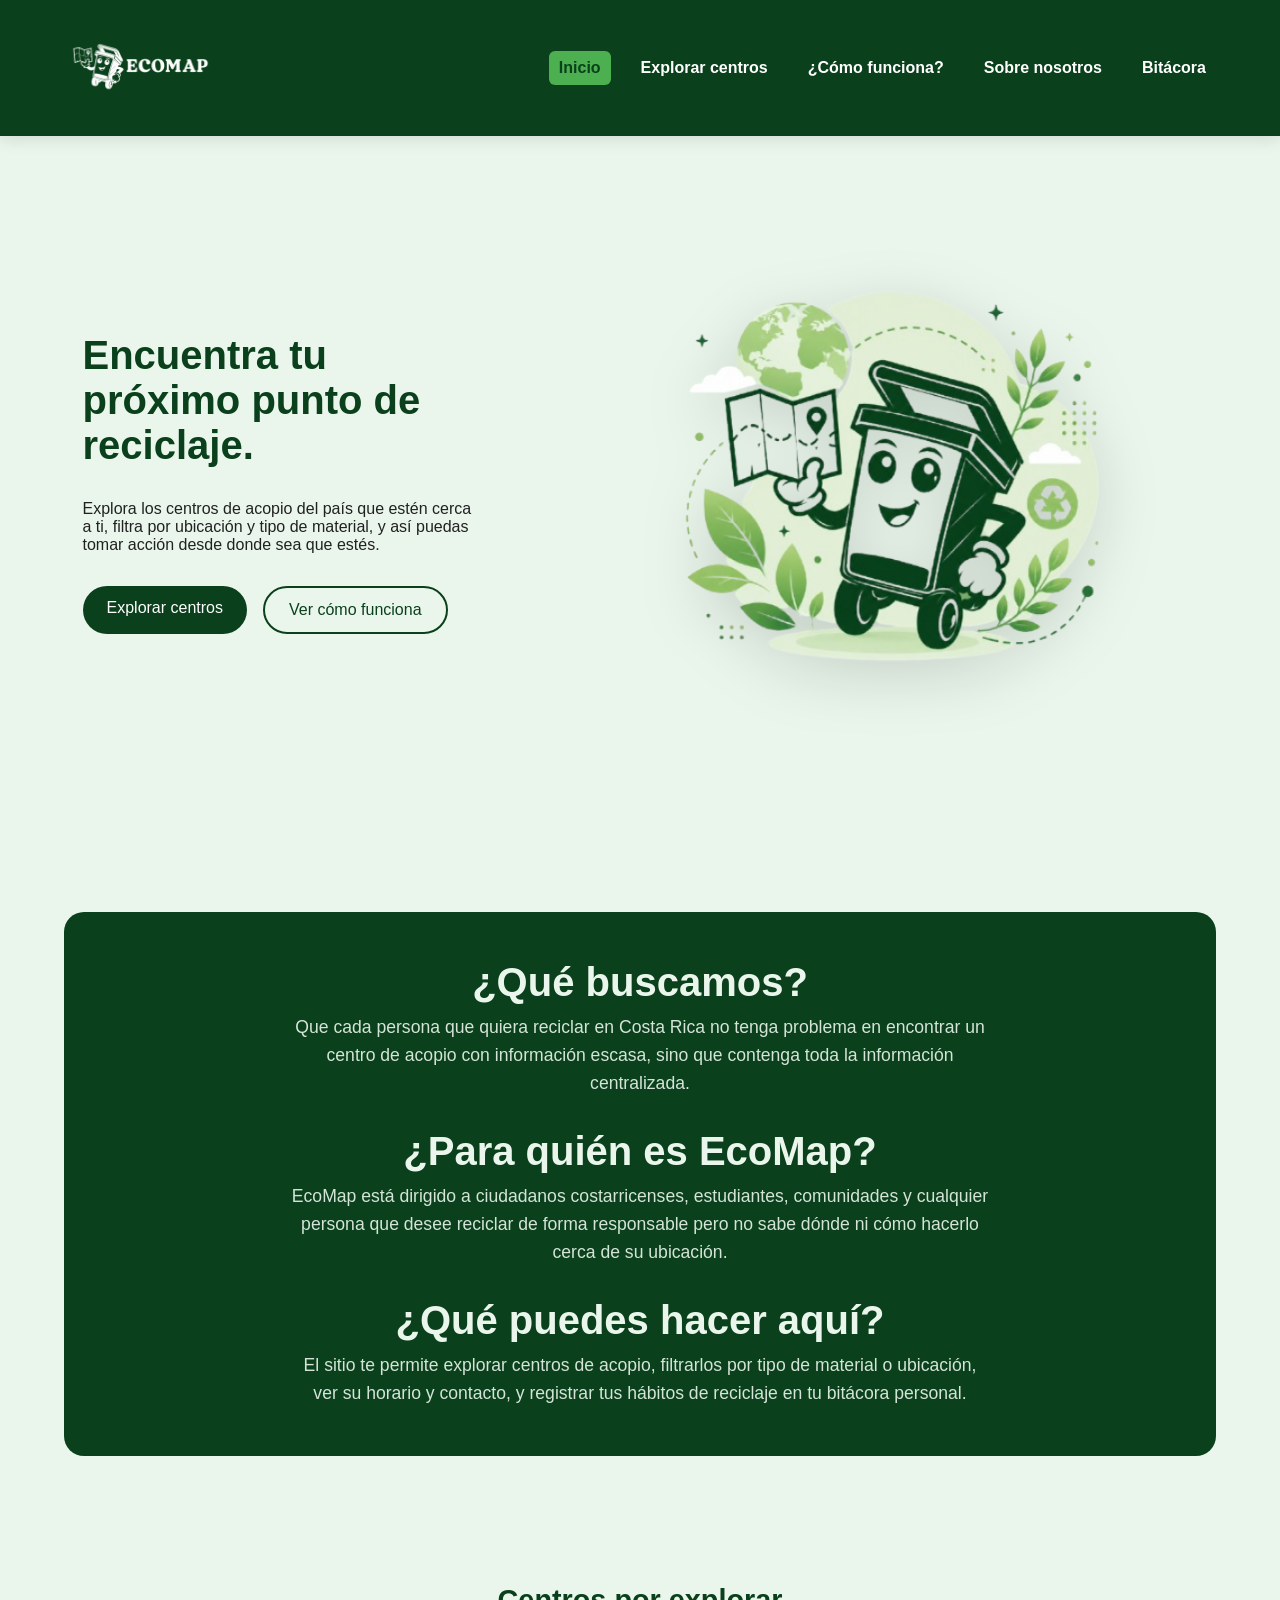
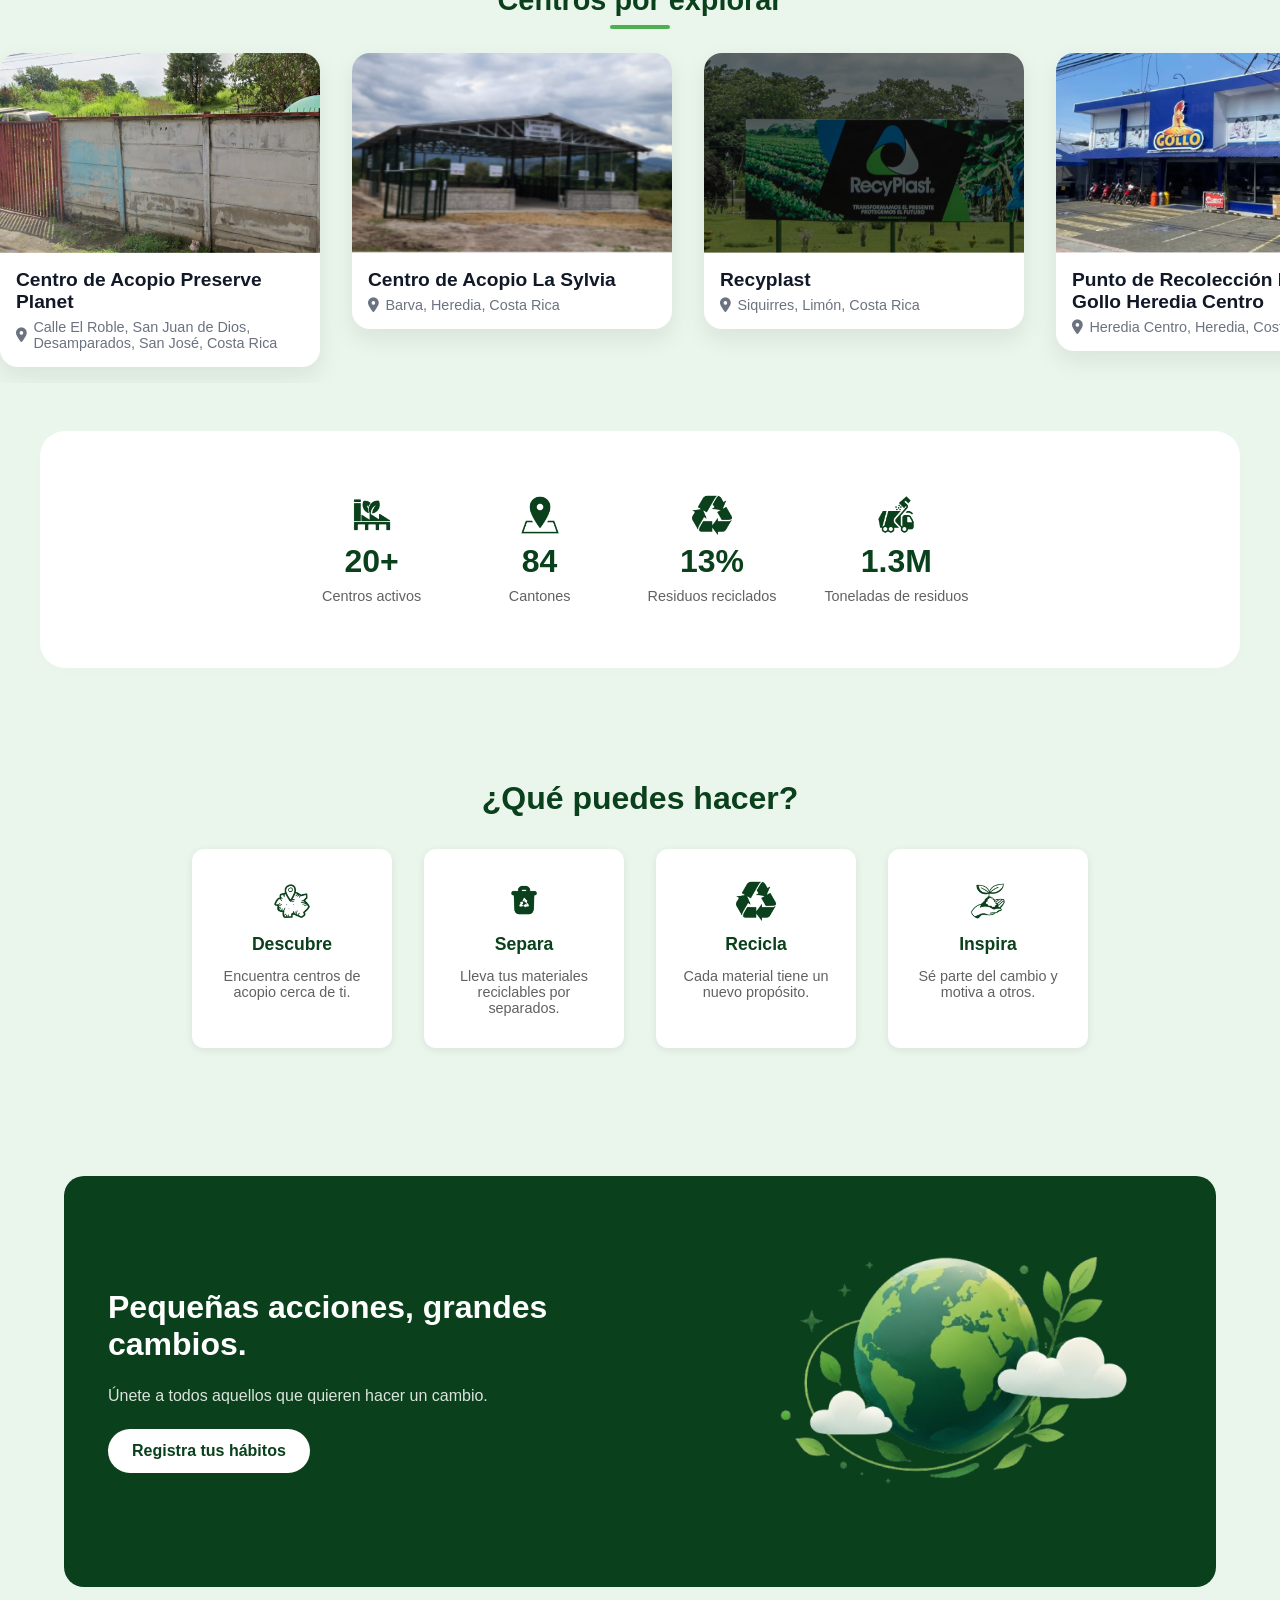
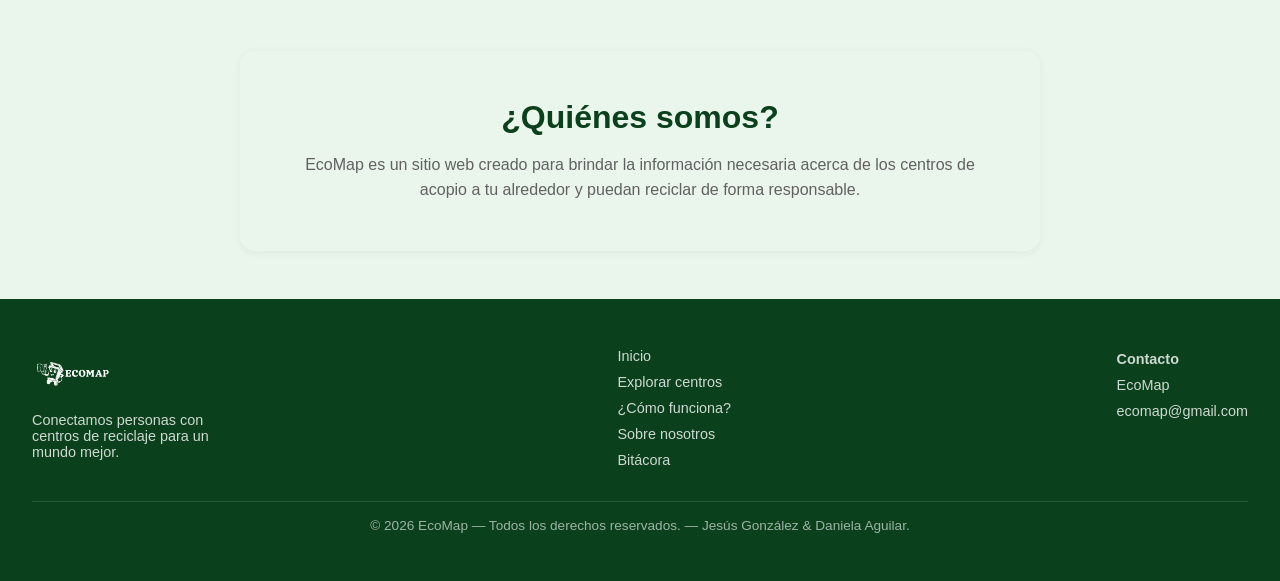
<file: index.html>
<!DOCTYPE html>
<html lang="es">

<head>
    <meta charset="UTF-8">
    <meta name="viewport" content="width=device-width, initial-scale=1.0">
    <meta name="description" content="EcoMap es un sitio web con información de centros de reciclaje en Costa Rica.">
    <meta name="keywords" content="reciclaje, Costa Rica, EcoMap, centros de acopio, materiales, información">
    <meta name="author" content="Jesús González, Daniela Aguilar">
    <title>EcoMap</title>
    <link rel="icon" type="image/jpeg" href="assets/images/EcoMapPersonaje.jpeg">
    <link rel="stylesheet" href="https://cdnjs.cloudflare.com/ajax/libs/font-awesome/6.5.0/css/all.min.css">
    <link rel="stylesheet" href="css/style.css">
    <link rel="stylesheet" href="css/inicio.css">
</head>

<body>
    <header>
        <a href="index.html">
            <img src="assets/images/EcoMapLogo2.png" alt="Logo de EcoMap." width="150" height="100">
        </a>

        <button class="hamburguesa" id="btnHamburguesa">
            <span></span>
            <span></span>
            <span></span>
        </button>

        <nav class="main-nav">
            <ul>
                <li class="active"><a href="index.html">Inicio</a></li>
                <li><a href="explorar.html">Explorar centros</a></li>
                <li><a href="#como-funciona">¿Cómo funciona?</a></li>
                <li><a href="#sobre-nosotros">Sobre nosotros</a></li>
                <li><a href="bitacora.html">Bitácora</a></li>
            </ul>
        </nav>
    </header>

    <main>
        <section id="hero" class="hero">
            <div class="hero-text">
                <h1>Encuentra tu próximo punto de reciclaje.</h1>
                <p>
                    Explora los centros de acopio del país que estén cerca a ti, filtra por ubicación y tipo de
                    material,
                    y así puedas tomar acción desde donde sea que estés.
                </p>

                <div class="hero-botones">
                    <a href="explorar.html" class="btn-principal">Explorar centros</a>
                    <a href="#como-funciona" class="btn-secundario">Ver cómo funciona</a>
                </div>
            </div>

            <div class="hero-image">
                <figure class="hero-image">
                    <img src="assets/images/EcoMapHero.png"
                        alt="Imagen del logo de EcoMap, un contenedor de reciclaje con un mapa en la mano." width="600">
                </figure>
            </div>
        </section>

        <section id="problema" class="problema">
            <h2>¿Qué buscamos?</h2>
            <p>
                Que cada persona que quiera reciclar en Costa Rica no tenga problema en encontrar
                un centro de acopio con información escasa, sino que contenga toda la información centralizada.
            </p>
            <h2>¿Para quién es EcoMap?</h2>
            <p>
                EcoMap está dirigido a ciudadanos costarricenses, estudiantes, comunidades y cualquier persona
                que desee reciclar de forma responsable pero no sabe dónde ni cómo hacerlo cerca de su ubicación.
            </p>
            <h2>¿Qué puedes hacer aquí?</h2>
            <p>
                El sitio te permite explorar centros de acopio, filtrarlos por tipo de material o ubicación,
                ver su horario y contacto, y registrar tus hábitos de reciclaje en tu bitácora personal.
            </p>
        </section>

        <section class="centros-destacados">
            <h2>Centros por explorar</h2>
            <div id="centros"></div>
        </section>


        <section id="estadisticas" class="estadisticas">
            <div class="estadisticas-grid">
                <div class="estadistica-item">
                    <img src="assets/images/IconoCentro.png" width="40" alt="Ícono de centro de reciclaje">
                    <span><strong>20+</strong></span>
                    <p>Centros activos</p>
                </div>

                <div class="estadistica-item">
                    <img src="assets/images/IconoMapa.png" width="40" alt="Ícono de mapa">
                    <span><strong>84</strong></span>
                    <p>Cantones</p>
                </div>

                <div class="estadistica-item">
                    <img src="assets/images/IconoReciclaje.png" width="40" alt="Ícono de reciclaje">
                    <span><strong>13%</strong></span>
                    <p>Residuos reciclados</p>
                </div>

                <div class="estadistica-item">
                    <img src="assets/images/IconoCamion.png" width="40" alt="Ícono de camión">
                    <span><strong>1.3M</strong></span>
                    <p>Toneladas de residuos</p>
                </div>
            </div>
        </section>

        <section id="como-funciona" class="como-funciona">
            <h2>¿Qué puedes hacer?</h2>
            <div class="funciones-grid">
                <div class="funcion-item">
                    <img src="assets/images/IconoLugar.png" width="40" alt="Ícono de ubicación">
                    <h3>Descubre</h3>
                    <p>Encuentra centros de acopio cerca de ti.</p>
                </div>

                <div class="funcion-item">
                    <img src="assets/images/IconoContenedor.png" width="40" alt="Ícono de contenedor">
                    <h3>Separa</h3>
                    <p>Lleva tus materiales reciclables por separados.</p>
                </div>

                <div class="funcion-item">
                    <img src="assets/images/IconoReciclaje.png" width="40" alt="Ícono de reciclaje">
                    <h3>Recicla</h3>
                    <p>Cada material tiene un nuevo propósito.</p>
                </div>

                <div class="funcion-item">
                    <img src="assets/images/IconoPlanta.png" width="40" alt="Ícono de planta">
                    <h3>Inspira</h3>
                    <p>Sé parte del cambio y motiva a otros.</p>
                </div>
            </div>
        </section>

        <section id="mensaje" class="mensaje">
            <div class="mensaje-texto">
                <h2>Pequeñas acciones, grandes cambios.</h2>
                <p>Únete a todos aquellos que quieren hacer un cambio.</p>
                <a href="bitacora.html">Registra tus hábitos</a>
            </div>

            <div class="mensaje-imagen">
                <figure>
                    <img src="assets/images/Planeta.png" alt="Planeta Tierra rodeado de nubes y plantas." width="600">
                </figure>
            </div>
        </section>

        <section id="sobre-nosotros" class="sobre-nosotros">
            <h2>¿Quiénes somos?</h2>
            <p>
                EcoMap es un sitio web creado para brindar la información necesaria acerca de los centros de acopio a tu alrededor
                y puedan reciclar de forma responsable.
            </p>
        </section>
    </main>

    <footer>
        <div class="footer-logo">
            <img src="assets/images/EcoMapLogo2.png" alt="Logo de EcoMap." width="150" height="100">
            <p>Conectamos personas con centros de reciclaje para un mundo mejor.</p>
        </div>

        <div class="footer-nav">
            <nav>
                <ul>
                    <li><a href="index.html">Inicio</a></li>
                    <li><a href="explorar.html">Explorar centros</a></li>
                    <li><a href="#como-funciona">¿Cómo funciona?</a></li>
                    <li><a href="#sobre-nosotros">Sobre nosotros</a></li>
                    <li><a href="bitacora.html">Bitácora</a></li>
                </ul>
            </nav>
        </div>

        <div class="footer-contacto">
            <address>
                <strong>Contacto</strong><br>
                EcoMap<br>
                ecomap@gmail.com
            </address>
        </div>

        <p class="footer-copyright">© 2026 EcoMap — Todos los derechos reservados. — Jesús González & Daniela Aguilar.
        </p>
    </footer>
    <script src="js/index.js"></script>
</body>

</html>
</file>
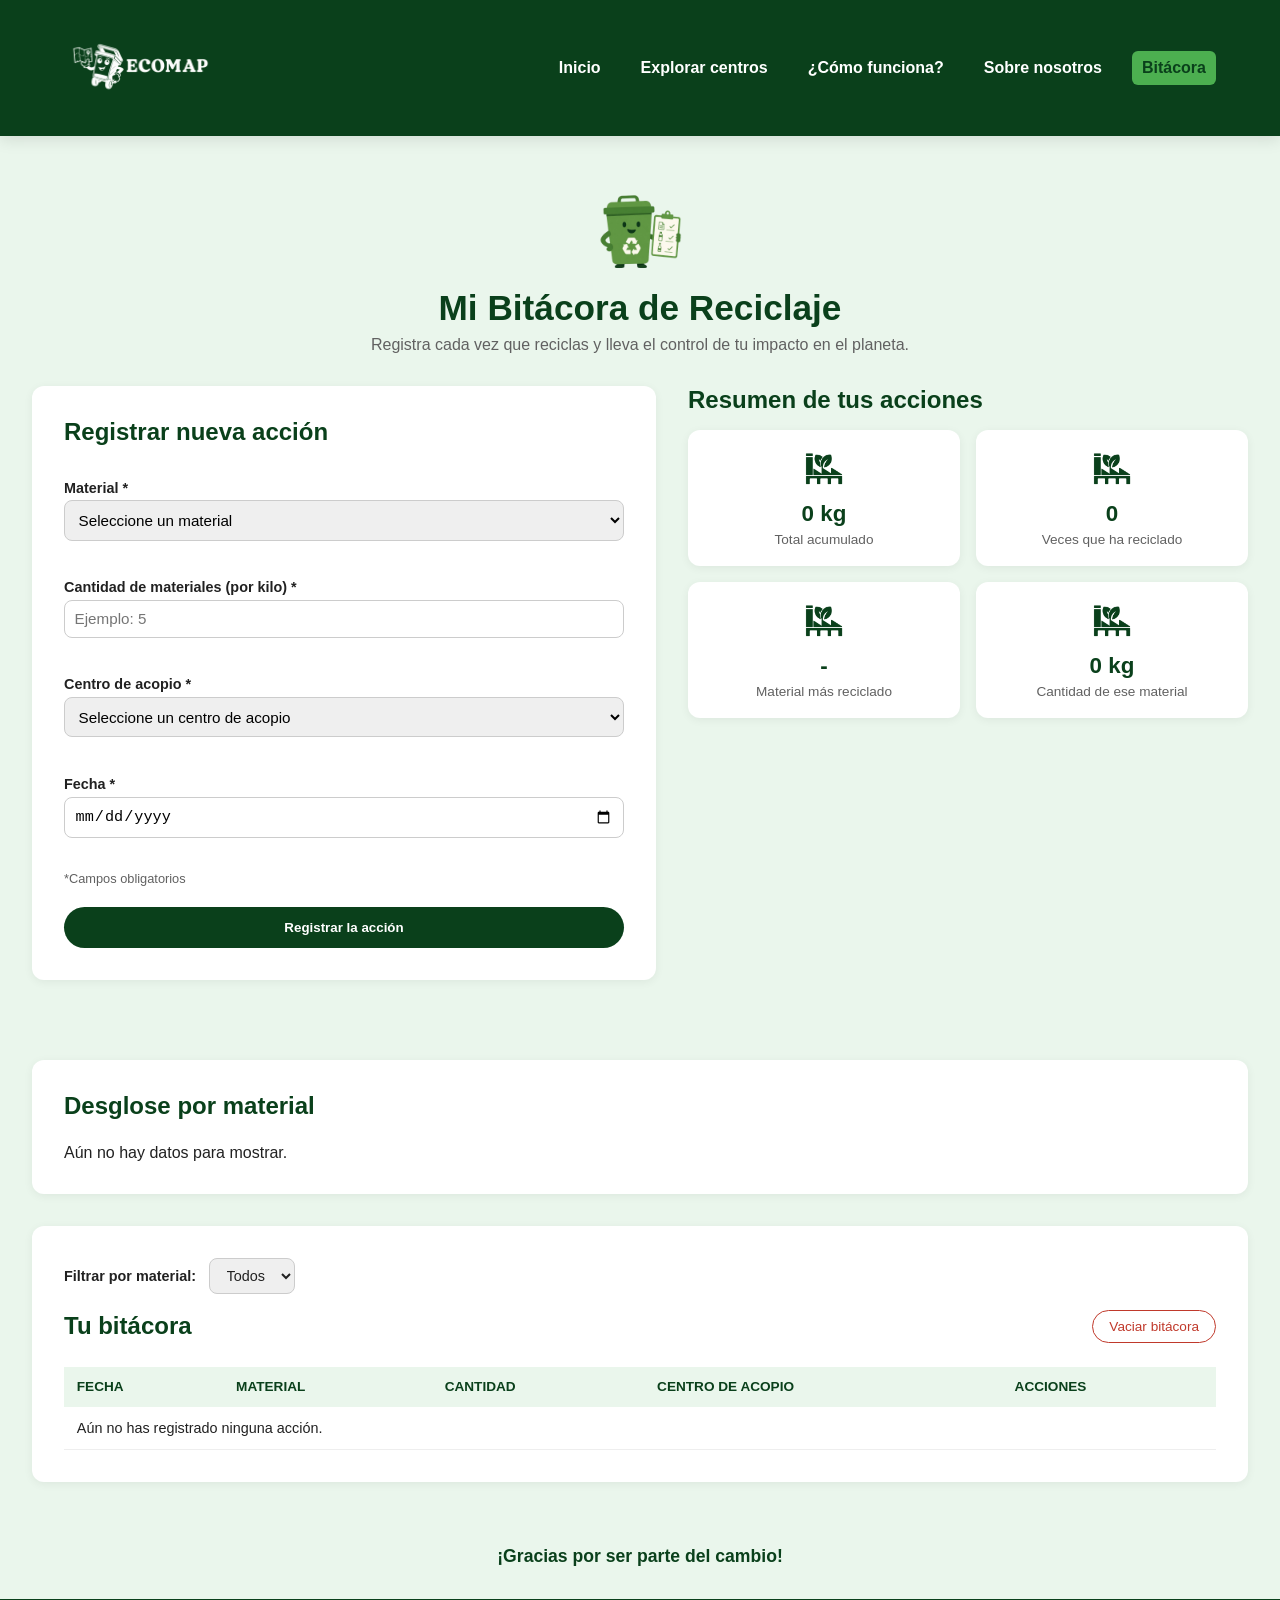
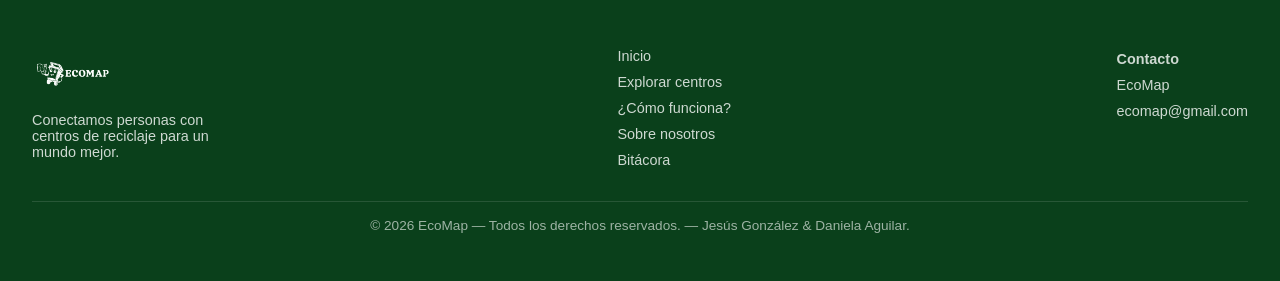
<file: bitacora.html>
<!DOCTYPE html>
<html lang="es">

<head>
    <meta charset="UTF-8">
    <meta name="viewport" content="width=device-width, initial-scale=1.0">
    <meta name="description" content="Muestra un formulario para que el usuario registre sus hábitos de reciclaje.">
    <meta name="keywords" content="reciclaje, Costa Rica, EcoMap, centros de acopio, materiales, datos, hábitos">
    <meta name="author" content="Jesús González, Daniela Aguilar">
    <title>EcoMap | Bitácora </title>
    <link rel="icon" type="image/jpeg" href="assets/images/EcoMapPersonaje.jpeg">
    <link rel="stylesheet" href="css/style.css">
    <link rel="stylesheet" href="css/bitacora.css">
</head>

<body>
    <header>
        <a href="index.html">
            <img src="assets/images/EcoMapLogo2.png" alt="Logo de EcoMap." width="150" height="100">
        </a>

        <button class="hamburguesa" id="btnHamburguesa">
            <span></span>
            <span></span>
            <span></span>
        </button>

        <nav class="main-nav">
            <ul>
                <li><a href="index.html">Inicio</a></li>
                <li><a href="explorar.html">Explorar centros</a></li>
                <li><a href="index.html#como-funciona">¿Cómo funciona?</a></li>
                <li><a href="index.html#sobre-nosotros">Sobre nosotros</a></li>
                <li class="active"><a href="bitacora.html">Bitácora</a></li>
            </ul>
        </nav>
    </header>

    <main>
        <section id="hero-bitacora" class="hero-bitacora">
            <figure>
                <img src="assets/images/EcoMapBitacora.png" alt="Contenedor de reciclaje con una tabla de tareas."
                    width="200">
            </figure>
            <h1>Mi Bitácora de Reciclaje</h1>
            <p>Registra cada vez que reciclas y lleva el control de tu impacto en el planeta.</p>
        </section>

        <div class="bitacora-top">
            <form class="bitacora-form">
                <h2>Registrar nueva acción</h2>

                <div id="mensajeFormulario" class="mensaje-formulario" style="display:none;"></div>

                <label for="selectMaterial">Material *</label>
                <select id="selectMaterial" required>
                    <option value="">Seleccione un material</option>
                </select>
                <span class="campo-error" id="errorMaterial"></span>

                <label for="cantidadMaterial">Cantidad de materiales (por kilo) *</label>
                <input type="number" id="cantidadMaterial" placeholder="Ejemplo: 5" min="0.1" step="0.1" required>
                <span class="campo-error" id="errorCantidad"></span>

                <label for="selectCentro">Centro de acopio *</label>
                <select id="selectCentro" required>
                    <option value="">Seleccione un centro de acopio</option>
                </select>
                <span class="campo-error" id="errorCentro"></span>

                <label for="fechaAccion">Fecha *</label>
                <input type="date" id="fechaAccion" required>
                <span class="campo-error" id="errorFecha"></span>

                <p>*Campos obligatorios</p>

                <button type="submit" id="btnRegistrar">
                    Registrar la acción
                </button>
            </form>

            <div class="bitacora-resumen">
                <h2>Resumen de tus acciones</h2>
                <div class="resumen-grid">
                    <div class="resumen-item" id="totalAcumulado">
                        <img src="assets/images/IconoCentro.png" width="40" alt="Ícono de resumen">
                        <span><strong></strong></span>
                        <p>Total acumulado</p>
                    </div>

                    <div class="resumen-item" id="vecesReciclado">
                        <img src="assets/images/IconoCentro.png" width="40" alt="Ícono de resumen">
                        <span><strong></strong></span>
                        <p>Veces que ha reciclado</p>
                    </div>

                    <div class="resumen-item" id="materialMasReciclado">
                        <img src="assets/images/IconoCentro.png" width="40" alt="Ícono de resumen">
                        <span><strong></strong></span>
                        <p>Material más reciclado</p>
                    </div>

                    <div class="resumen-item" id="cantidadMaterialTop">
                        <img src="assets/images/IconoCentro.png" width="40" alt="Ícono de resumen">
                        <span><strong></strong></span>
                        <p>Cantidad de ese material</p>
                    </div>
                </div>
            </div>
        </div>

        <section class="desglose-section">
            <h2>Desglose por material</h2>
            <div class="desglose-lista" id="desgloseLista"></div>
        </section>

        <div class="bitacora-lista">
            <div class="bitacora-filtros">
                <label for="filtroBitacora">Filtrar por material:</label>
                <select id="filtroBitacora" onchange="filtrarBitacora()">
                    <option value="Todos">Todos</option>
                </select>
            </div>

            <div class="bitacora-header">
                <h2>Tu bitácora</h2>
                <button id="btnVaciar" class="btn-vaciar">
                    Vaciar bitácora
                </button>
            </div>

            <table>
                <thead>
                    <tr>
                        <th>Fecha</th>
                        <th>Material</th>
                        <th>Cantidad</th>
                        <th>Centro de acopio</th>
                        <th>Acciones</th>
                    </tr>
                </thead>
                <tbody id="bitacoraBody">

                </tbody>
            </table>
        </div>
        <!-- Modal de confirmación al registrar una acción -->
        <div id="modalRegistrar" class="modal-fondo" style="display:none;">
            <div class="modal">
                <h3>¿Confirmar registro?</h3>
                <p id="modalRegistrarTexto"></p>
                <div class="modal-botones">
                    <button class="modal-btn-cancelar" onclick="cerrarModal('modalRegistrar')">Cancelar</button>
                    <button class="modal-btn-confirmar" id="modalRegistrarConfirmar">Confirmar</button>
                </div>
            </div>
        </div>

        <!-- Modal de confirmación al eliminar un registro -->
        <div id="modalEliminar" class="modal-fondo" style="display:none;">
            <div class="modal">
                <h3>¿Eliminar este registro?</h3>
                <p>Esta acción no se puede deshacer.</p>
                <div class="modal-botones">
                    <button class="modal-btn-cancelar" onclick="cerrarModal('modalEliminar')">Cancelar</button>
                    <button class="modal-btn-confirmar" id="modalEliminarConfirmar">Eliminar</button>
                </div>
            </div>
        </div>
        
        <p>¡Gracias por ser parte del cambio!</p>
    </main>
    <footer>
        <div class="footer-logo">
            <img src="assets/images/EcoMapLogo2.png" alt="Logo de EcoMap." width="150" height="100">
            <p>Conectamos personas con centros de reciclaje para un mundo mejor.</p>
        </div>

        <div class="footer-nav">
            <nav>
                <ul>
                    <li><a href="index.html">Inicio</a></li>
                    <li><a href="explorar.html">Explorar centros</a></li>
                    <li><a href="index.html#como-funciona">¿Cómo funciona?</a></li>
                    <li><a href="index.html#sobre-nosotros">Sobre nosotros</a></li>
                    <li><a href="bitacora.html">Bitácora</a></li>
                </ul>
            </nav>
        </div>

        <div class="footer-contacto">
            <address>
                <strong>Contacto</strong><br>
                EcoMap<br>
                ecomap@gmail.com
            </address>
        </div>

        <p class="footer-copyright">© 2026 EcoMap — Todos los derechos reservados. — Jesús González & Daniela
            Aguilar.
        </p>
    </footer>

    <script src="js/bitacora.js"></script>
</body>

</html>
</file>
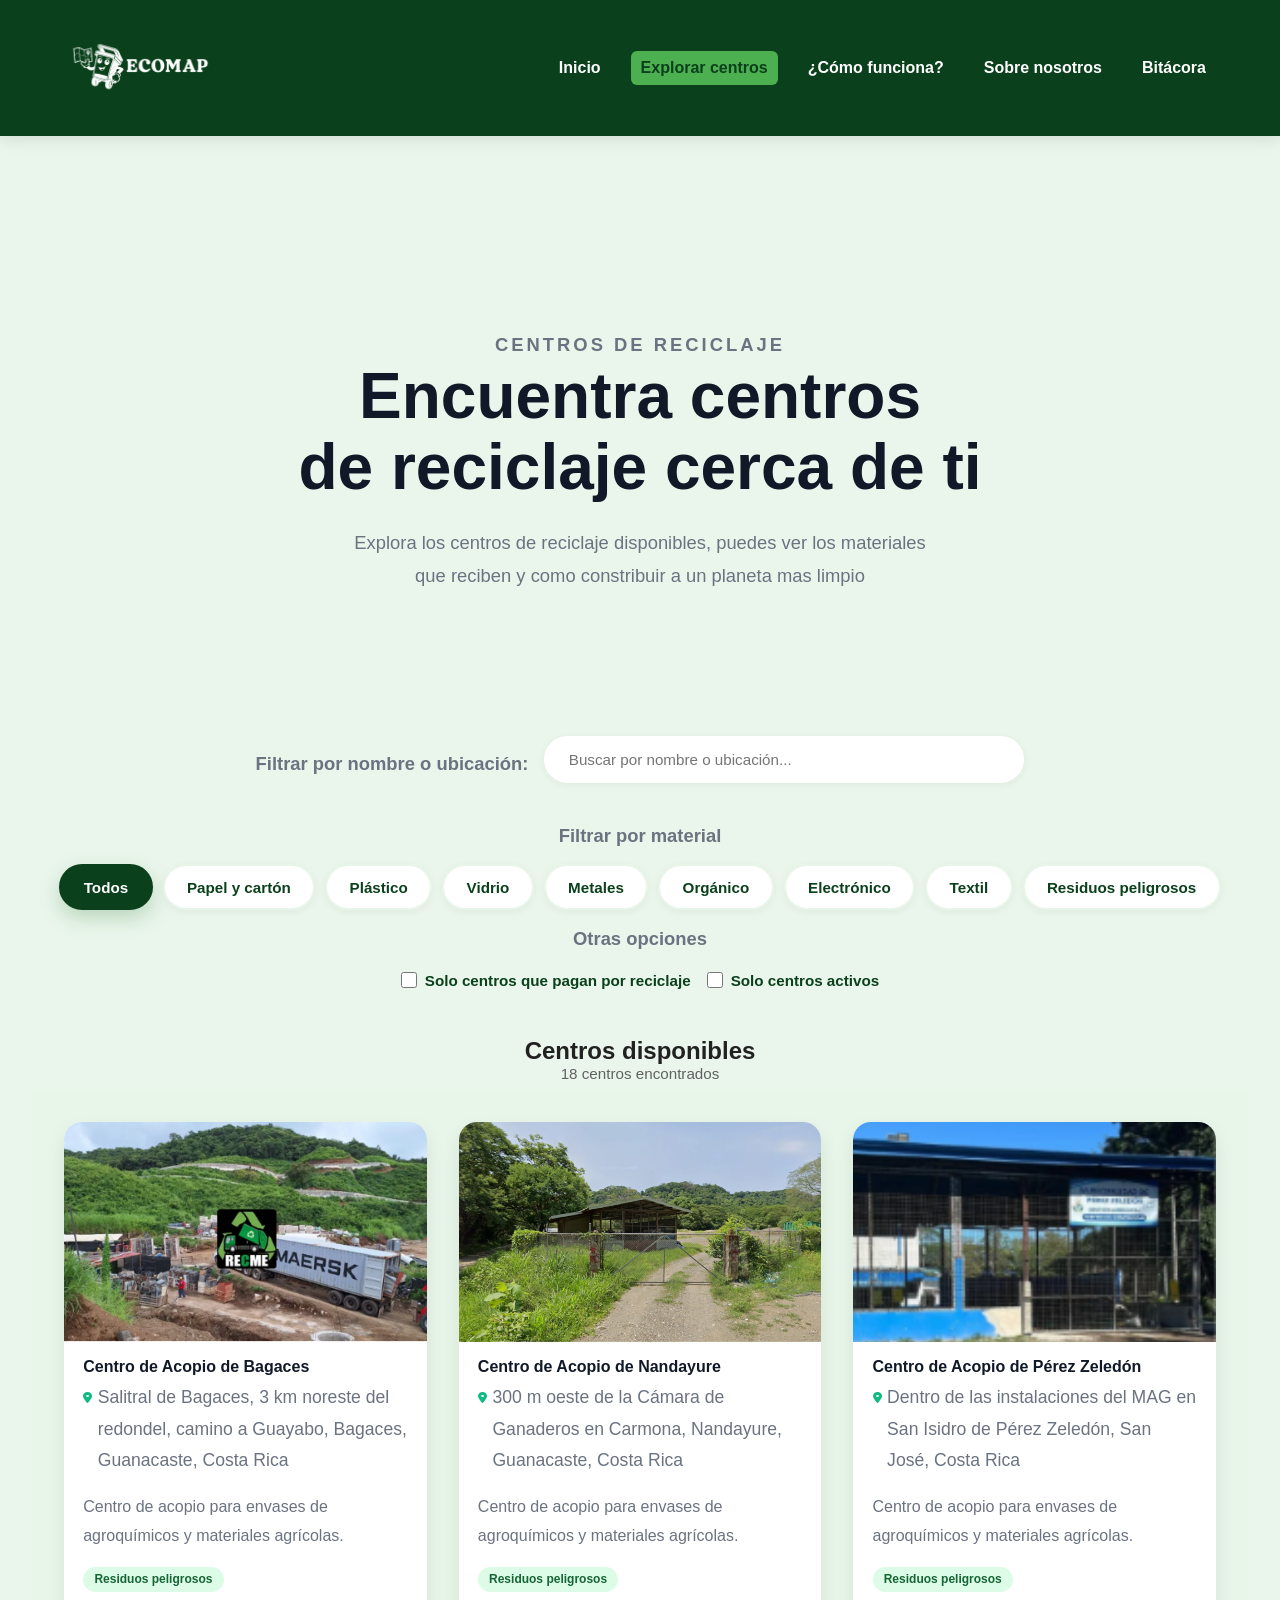
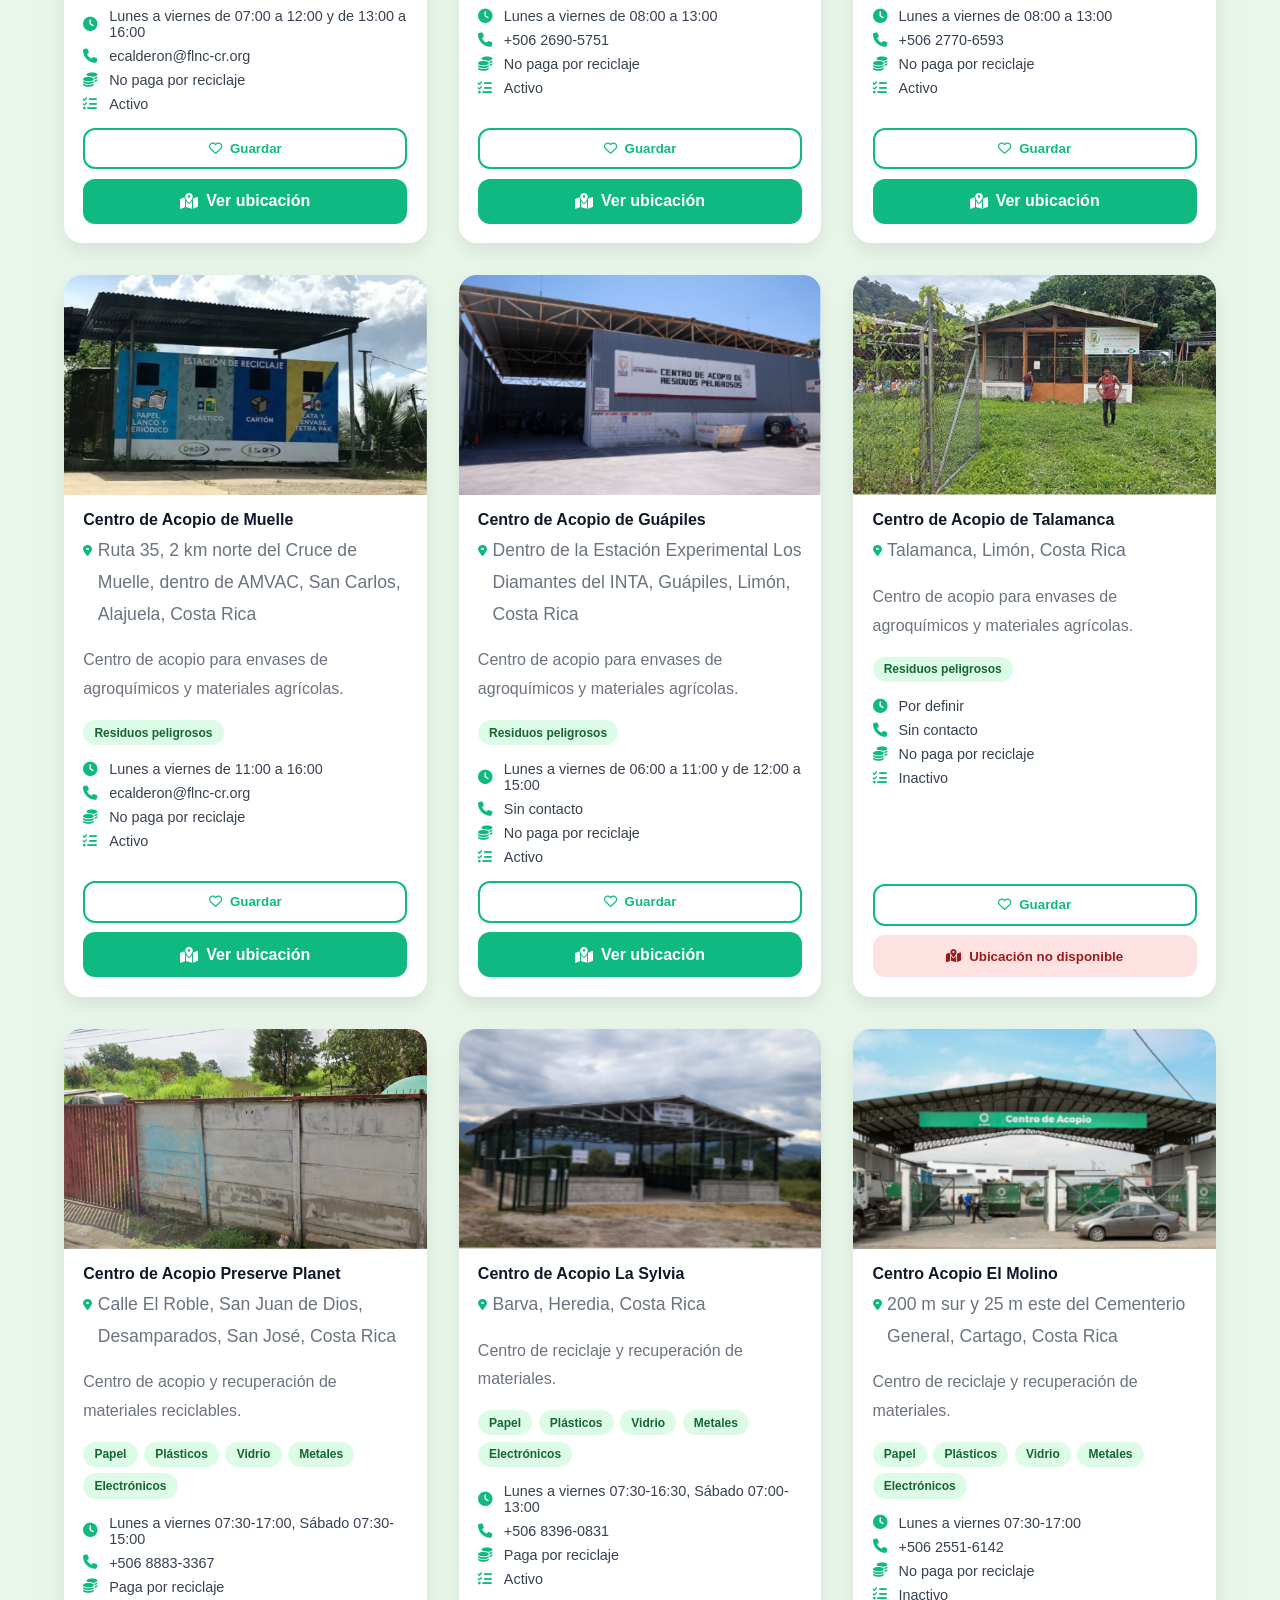
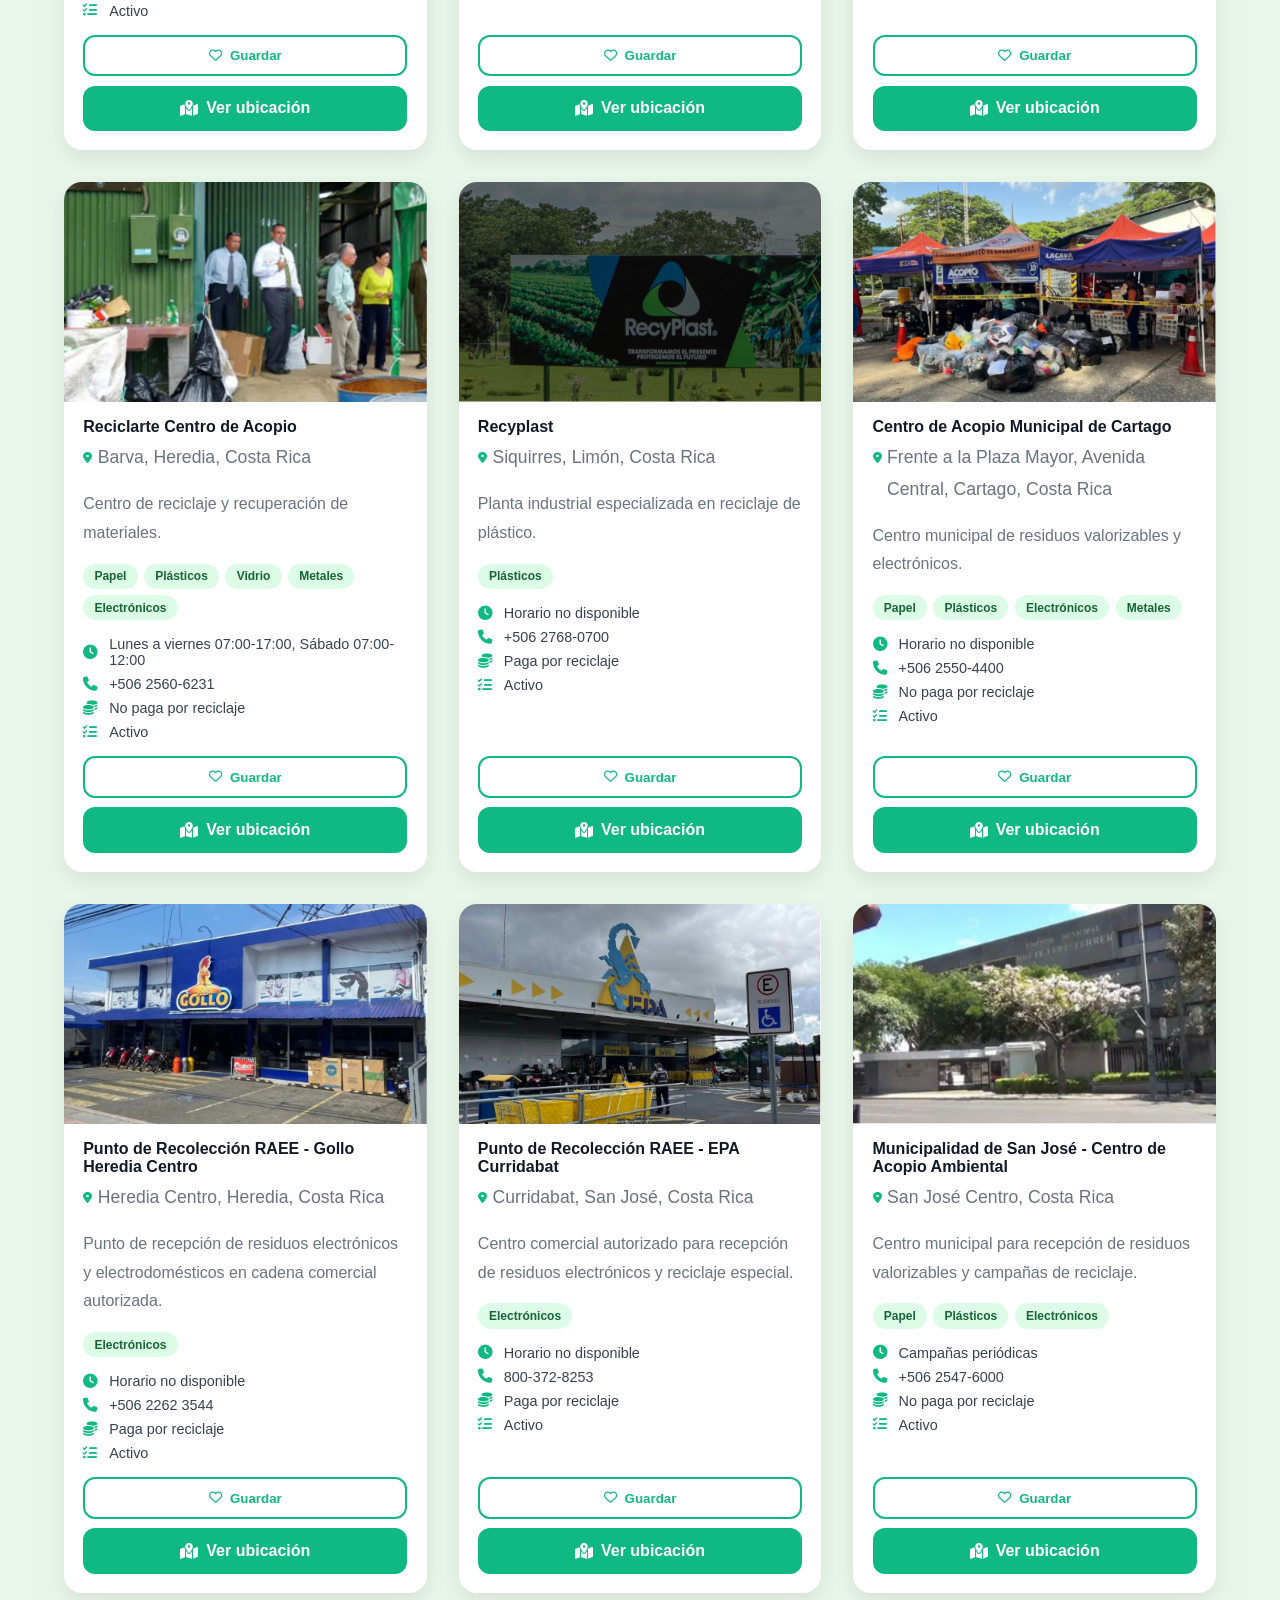
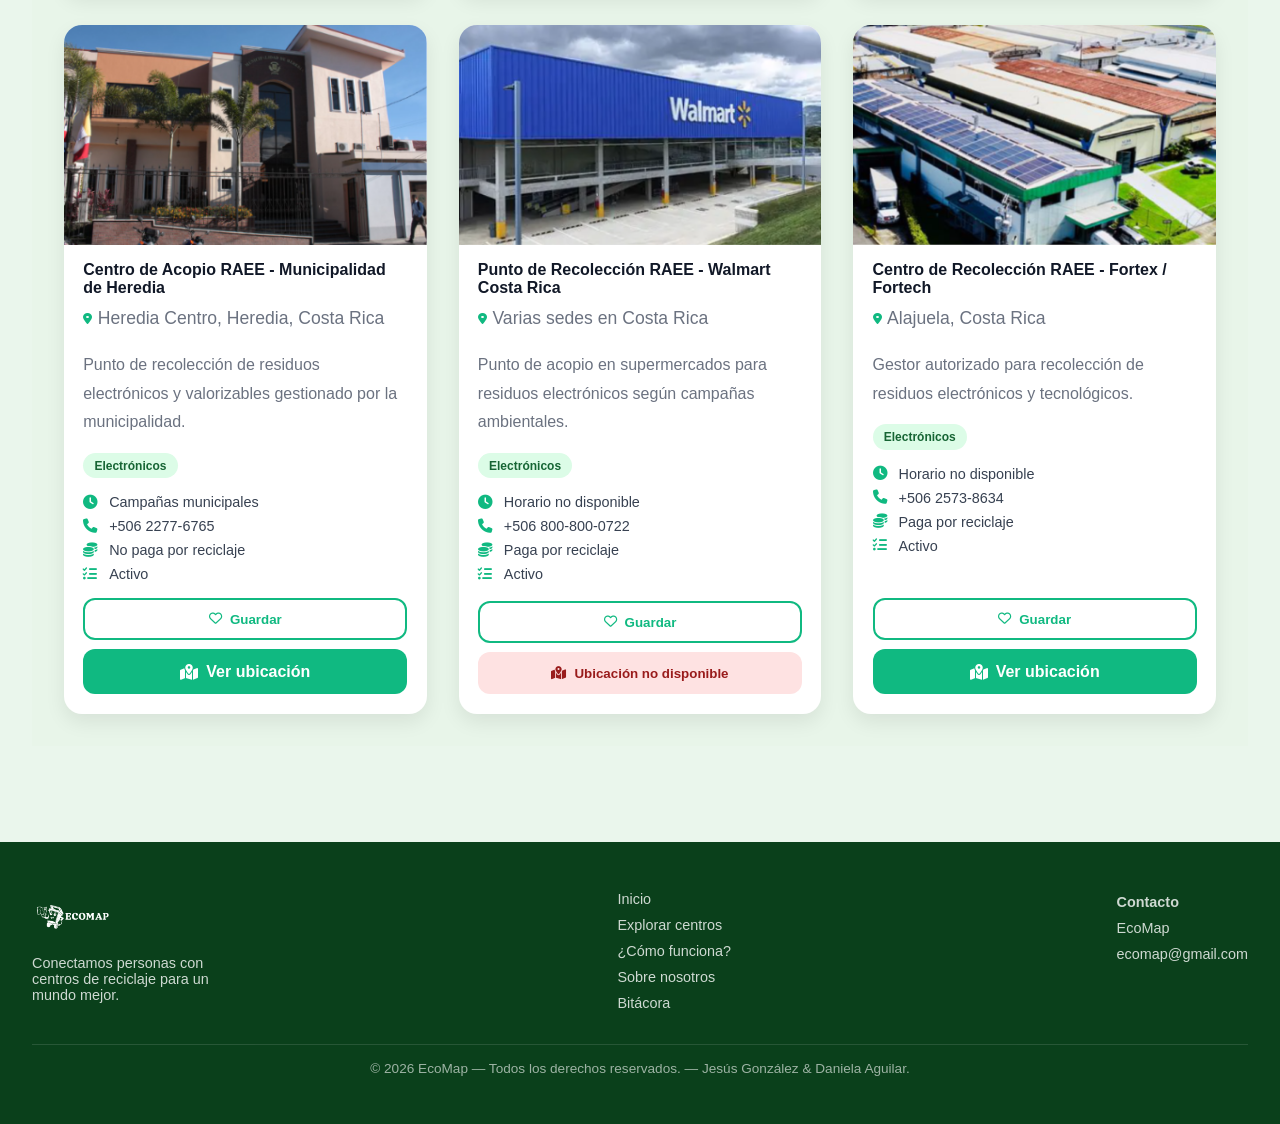
<file: explorar.html>
<!DOCTYPE html>
<html lang="es">

<head>
    <meta charset="UTF-8">
    <meta name="viewport" content="width=device-width, initial-scale=1.0">
    <meta name="description" content="Listado con información de centros de reciclaje en Costa Rica.">
    <meta name="keywords"
        content="reciclaje, Costa Rica, EcoMap, centros de acopio, materiales, información, ubicación, paga">
    <meta name="author" content="Jesús González, Daniela Aguilar">
    <title>EcoMap | Centros</title>
    <link rel="icon" type="image/jpeg" href="assets/images/EcoMapPersonaje.jpeg">
    <link rel="stylesheet" href="css/style.css">
    <link rel="stylesheet" href="css/explorar.css">
    <link rel="stylesheet" href="https://cdnjs.cloudflare.com/ajax/libs/font-awesome/6.7.2/css/all.min.css">
</head>

<body>
    <header>
        <a href="index.html">
            <img src="assets/images/EcoMapLogo2.png" alt="Logo de EcoMap." width="150" height="100">
        </a>


        <button class="hamburguesa" id="btnHamburguesa">
            <span></span>
            <span></span>
            <span></span>
        </button>

        <nav class="main-nav">
            <ul>
                <li><a href="index.html">Inicio</a></li>
                <li class="active"><a href="explorar.html">Explorar centros</a></li>
                <li><a href="index.html#como-funciona">¿Cómo funciona?</a></li>
                <li><a href="index.html#sobre-nosotros">Sobre nosotros</a></li>
                <li><a href="bitacora.html">Bitácora</a></li>
            </ul>
        </nav>
    </header>

    <main>
        <section class="hero">
            <section class="hero">
                <p class="hero-subtitulo">CENTROS DE RECICLAJE</p>
                <h1>Encuentra centros <br>de reciclaje cerca de ti</h1>

                <p>Explora los centros de reciclaje disponibles, puedes ver los materiales <br>
                    que reciben y como constribuir a un planeta mas limpio
                </p>
            </section>

            <section class="filtros">
                <div class="filtro-busqueda">
                    <p class="filtro-label">Filtrar por nombre o ubicación:</p>
                    <input type="text" id="busqueda" placeholder="Buscar por nombre o ubicación..."
                        oninput="actualizarCentros()">
                </div>

                <p class="filtro-label">Filtrar por material</p>
                <div class="filtros-botones">
                    <button onclick="filtrar('Todos'); activarBoton(this)" class="activo">Todos</button>
                    <button onclick="filtrar('Papel'); activarBoton(this)">Papel y cartón</button>
                    <button onclick="filtrar('Plásticos'); activarBoton(this)">Plástico</button>
                    <button onclick="filtrar('Vidrio'); activarBoton(this)">Vidrio</button>
                    <button onclick="filtrar('Metales'); activarBoton(this)">Metales</button>
                    <button onclick="filtrar('Orgánico'); activarBoton(this)">Orgánico</button>
                    <button onclick="filtrar('Electrónicos'); activarBoton(this)">Electrónico</button>
                    <button onclick="filtrar('Textil'); activarBoton(this)">Textil</button>
                    <button onclick="filtrar('Residuos peligrosos'); activarBoton(this)">Residuos peligrosos</button>
                </div>

                <p class="filtro-label">Otras opciones</p>
                <div class="filtros-extras">
                    <label class="filtro-toggle">
                        <input type="checkbox" id="soloPagan" onchange="actualizarCentros()">
                        Solo centros que pagan por reciclaje
                    </label>

                    <label class="filtro-toggle">
                        <input type="checkbox" id="soloActivos" onchange="actualizarCentros()">
                        Solo centros activos
                    </label>
                </div>
            </section>

            <section class="centros-section">
                <h2>Centros disponibles</h2>
                <div id="conteo-centros" class="conteo-centros"></div>
                <div id="centros"></div>
            </section>
    </main>

    <footer>
        <div class="footer-logo">
            <img src="assets/images/EcoMapLogo2.png" alt="Logo de EcoMap." width="150" height="100">
            <p>Conectamos personas con centros de reciclaje para un mundo mejor.</p>
        </div>

        <div class="footer-nav">
            <nav>
                <ul>
                    <li><a href="index.html">Inicio</a></li>
                    <li><a href="explorar.html">Explorar centros</a></li>
                    <li><a href="index.html#como-funciona">¿Cómo funciona?</a></li>
                    <li><a href="index.html#sobre-nosotros">Sobre nosotros</a></li>
                    <li><a href="bitacora.html">Bitácora</a></li>
                </ul>
            </nav>
        </div>

        <div class="footer-contacto">
            <address>
                <strong>Contacto</strong><br>
                EcoMap<br>
                ecomap@gmail.com
            </address>
        </div>

        <p class="footer-copyright">© 2026 EcoMap — Todos los derechos reservados. — Jesús González & Daniela Aguilar.
        </p>
    </footer>
    <script src="js/explorar.js"></script>
</body>

</html>
</file>
<file: css/style.css>
/* =========================
Variables globales — Paleta de colores
========================= */
:root {
    --verde-oscuro: #0A401B;
    --verde-medio: #2E7D32;
    --verde-claro: #4CAF50;
    --fondo: #EAF6EC;
    --blanco: #FFFFFF;
    --texto-oscuro: #212121;
    --texto-gris: #616161;
}

/* =========================
Elimina márgenes y padding por defecto
========================= */
* {
    margin: 0;
    padding: 0;
    box-sizing: border-box;
}

/* =========================
Body
========================= */
body {
    font-family: Verdana, Geneva, Tahoma, sans-serif;
    color: var(--texto-oscuro);
    background-color: var(--fondo);
}

/* =========================
Header 
========================= */
/* Contenedor principal del header */
header {
    display: flex;
    justify-content: space-between;
    align-items: center;
    background-color: var(--verde-oscuro);
    padding: 1rem 5%;
    position: relative;
    top: 0;
    z-index: 100;
    box-shadow: 0 4px 15px rgba(0, 0, 0, 0.1);
}

/* Logo del header */
header img {
    width: 150px;
    height: auto;
}

/* =========================
Navegación 
========================= */
/* Lista de enlaces del menú */
.main-nav ul {
    display: flex;
    list-style: none;
    align-items: center;
    gap: 20px;
}

/* Enlace individual del menú */
.main-nav a {
    color: var(--blanco);
    font-weight: bold;
    text-decoration: none;
    padding: 8px 10px;
    border-radius: 6px;
    display: inline-block;
}

/* Hover de los enlaces del menú */
.main-nav a:hover {
    background-color: var(--verde-claro);
    color: var(--verde-oscuro);
}

/* =========================
Footer 
========================= */
/* Contenedor principal del footer */
footer {
    background-color: var(--verde-oscuro);
    color: var(--blanco);
    padding: 3rem 2rem;
    display: flex;
    justify-content: space-between;
    align-items: flex-start;
    flex-wrap: wrap;
    gap: 2rem;
}

/* Logo y descripción en el footer */
.footer-logo img {
    width: 80px;
    height: auto;
    margin-bottom: 0.5rem;
}

/* Texto descriptivo debajo del logo */
.footer-logo p {
    color: var(--blanco);
    opacity: 0.8;
    font-size: 0.9rem;
    max-width: 200px;
}

/* Lista de enlaces del footer */
.footer-nav ul {
    list-style: none;
    padding: 0;
    display: flex;
    flex-direction: column;
    gap: 0.5rem;
}

/* Enlace individual del footer */
.footer-nav a {
    color: var(--blanco);
    text-decoration: none;
    font-size: 0.9rem;
    opacity: 0.8;
}

/* Hover de los enlaces del footer */
.footer-nav a:hover {
    opacity: 1;
}

/* Información de contacto en el footer */
.footer-contacto address {
    font-style: normal;
    color: var(--blanco);
    opacity: 0.8;
    font-size: 0.9rem;
    line-height: 1.8;
}

/* Línea de derechos reservados al fondo del footer */
.footer-copyright {
    width: 100%;
    text-align: center;
    font-size: 0.85rem;
    opacity: 0.6;
    padding-top: 1rem;
    border-top: 1px solid rgba(255, 255, 255, 0.2);
}

/* =========================
Hamburguesa 
========================= */

/* Botón oculto por defecto en desktop */
.hamburguesa {
    display: none;
    flex-direction: column;
    gap: 5px;
    background: none;
    border: none;
    cursor: pointer;
    padding: 4px;
}

/* Líneas del ícono hamburguesa */
.hamburguesa span {
    display: block;
    width: 25px;
    height: 3px;
    background-color: var(--blanco);
    border-radius: 3px;
    transition: 0.3s ease;
}
/* =========================
Responsive — Tablet 
========================= */
@media (max-width: 768px) {

    /* Muestra el botón hamburguesa */
    .hamburguesa {
        display: flex;
    }

    /* Oculta el menú por defecto en móvil */
    .main-nav {
        display: none;
        width: 100%;
    }

    /* Muestra el menú cuando se abre con JS */
    .main-nav.abierto {
        display: block;
    }

    /* Header apilado en columna */
    header {
        flex-wrap: wrap;
        padding: 1rem;
        gap: 0.5rem;
    }

    /* Links del menú apilados verticalmente */
    .main-nav ul {
        flex-direction: column;
        gap: 0.3rem;
        padding: 0.5rem 0;
    }

    /* Enlace ocupa todo el ancho disponible */
    .main-nav a {
        display: block;
        padding: 0.6rem 0.5rem;
    }

    /* Footer apilado verticalmente */
    footer {
        flex-direction: column;
    }
}
/* =========================
Responsive
========================= */
@media (max-width: 480px) {

    /* Header más compacto */
    header {
        padding: 0.8rem;
    }

    /* Logo más pequeño */
    header img {
        width: 100px;
    }

    /* Texto del menú más pequeño */
    .main-nav a {
        font-size: 0.9rem;
    }

    /* Footer con menos padding */
    footer {
        padding: 2rem 1rem;
        gap: 1.5rem;
    }

    /* Descripción del logo más pequeña */
    .footer-logo p {
        font-size: 0.8rem;
    }

    /* Copyright más pequeño */
    .footer-copyright {
        font-size: 0.75rem;
    }
}
</file>
<file: css/inicio.css>
/* =========================
NAVEGACIÓN 
========================= */
.main-nav ul li.active a {
    background-color: var(--verde-claro);
    color: var(--verde-oscuro);
}


/* =========================
HERO 
========================= */
.hero {
    display: flex;
    justify-content: center;
    align-items: center;
    gap: 10rem;
    padding: 6rem 2rem;
    position: relative;
    overflow: hidden;
}

.hero-text {
    max-width: 400px;
    display: flex;
    flex-direction: column;
    gap: 2rem;
}

.hero-text h1 {
    font-size: 2.5rem;
    color: var(--verde-oscuro);
}

.hero-image {
    position: relative;
}

.hero-image img {
    width: 90%;
    height: auto;
    filter: drop-shadow(0 15px 30px rgba(0, 0, 0, 0.15));
}

.hero-botones {
    display: flex;
    gap: 1rem;
}

.hero-botones a,
.mensaje-texto a {
    transition: 0.3s ease;
}

.hero-botones a:hover,
.mensaje-texto a:hover {
    transform: translateY(-3px);
    opacity: 0.85;
}

.hero-botones .btn-principal {
    background-color: var(--verde-oscuro);
    color: var(--blanco);
    padding: 0.8rem 1.5rem;
    border-radius: 25px;
    text-decoration: none;
}

.hero-botones .btn-secundario {
    border: 2px solid var(--verde-oscuro);
    color: var(--verde-oscuro);
    padding: 0.8rem 1.5rem;
    border-radius: 25px;
    text-decoration: none;
}

/* =========================
CENTROS DESTACADOS 
========================= */
.centros-destacados {
    overflow: hidden;
    width: 100%;
    padding: 1rem 0;
}

.centros-destacados h2 {
    text-align: center;
    font-size: 1.8rem;
    color: var(--verde-oscuro);
    margin-bottom: 1.5rem;
    padding-top: 2rem;
    position: relative;
}

.centros-destacados h2::after {
    content: "";
    display: block;
    width: 60px;
    height: 4px;
    background-color: var(--verde-claro);
    border-radius: 2px;
    margin: 0.5rem auto 0;
}

#centros {
    display: flex;
    gap: 2rem;
    width: max-content;
    min-width: max-content;
    animation: scroll 25s linear infinite;
    align-items: flex-start;
}

#centros:hover {
    animation-play-state: paused;
}

@keyframes scroll {
    from {
        transform: translateX(0);
    }

    to {
        transform: translateX(-50%);
    }
}


/* =========================
CARTAS
========================= */
.carta {
    width: 320px;
    min-width: 320px;
    background: #ffffff;
    border-radius: 18px;
    overflow: visible;
    display: flex;
    flex-direction: column;
    box-shadow: 0 10px 25px rgba(0, 0, 0, 0.08);
    transition: all 0.3s ease;
}

.carta:hover {
    transform: translateY(-8px);
    box-shadow: 0 18px 40px rgba(0, 0, 0, 0.15);
}

.carta-link {
    display: block;
    text-decoration: none;
    color: inherit;
}

.carta-img {
    width: 100%;
    height: 200px;
    overflow: hidden;
}

.carta-img img {
    width: 100%;
    height: 100%;
    object-fit: cover;
    transition: transform 0.4s ease;
    border-radius: 18px 18px 0 0;
}

.carta:hover .carta-img img {
    transform: scale(1.08);
}

.carta-info {
    padding: 1rem;
}

.carta-info h3 {
    font-size: 1.2rem;
    margin-bottom: 0.4rem;
    color: #111827;
}

.carta-ubicacion {
    font-size: 0.9rem;
    color: #6b7280;
    display: flex;
    align-items: center;
    gap: 0.4rem;
}

.carta-extra {
    display: none;
    flex-direction: column;
    flex: 1;
    padding: 0 1rem 1rem;
}

.carta-expandida .carta-extra {
    display: flex;
}

.carta:not(.carta-expandida) .carta-extra {
    display: none;
}

.descripcion {
    font-size: 0.9rem;
    color: #4b5563;
    margin: 0 1rem 1rem;
}

.materiales {
    display: flex;
    flex-wrap: wrap;
    gap: 0.4rem;
    padding: 0 1rem 1rem;
}

.materiales span {
    background: #dcfce7;
    color: #166534;
    padding: 0.3rem 0.7rem;
    border-radius: 999px;
    font-size: 0.75rem;
    font-weight: 600;
}

.info-centro {
    padding: 0 1rem;
    display: flex;
    flex-direction: column;
    gap: 0.5rem;
    font-size: 0.85rem;
    color: #374151;
}

.info-centro i {
    margin-right: 0.4rem;
    color: #10b981;
}

.boton-mapa {
    display: flex;
    align-items: center;
    justify-content: center;
    gap: 0.6rem;
    width: calc(100% - 2rem);
    margin: 0.75rem 1rem 1rem;
    padding: 0.9rem;
    background: #10b981;
    color: white;
    text-decoration: none;
    font-size: 0.95rem;
    font-weight: 600;
    border-radius: 14px;
    border: none;
    box-shadow: 0 4px 12px rgba(16, 185, 129, 0.25);
    transition: all 0.3s ease;
}

.boton-mapa:hover {
    transform: translateY(-3px);
    background: #10b981;
    filter: brightness(1.05);
}

.boton-mapa:active {
    transform: translateY(0);
}

.boton-mapa i {
    font-size: 1rem;
}

/* Botón de mapa cuando el centro no tiene coordenadas registradas */
.boton-sin-ubicacion {
    background: #fee2e2 !important;
    color: #991b1b !important;
    cursor: not-allowed;
    border:  none;
}

.boton-sin-ubicacion:hover {
    background: #fecaca !important;
    transform: none;
}

.boton-sin-ubicacion:focus {
    outline: none;
    box-shadow: 0 0 0 3px rgba(252, 165, 165, 0.5);
}

/* =========================
PROBLEMA 
========================= */
.problema {
    background-color: var(--verde-oscuro);
    padding: 3rem 2rem;
    border-radius: 20px;
    margin: 5rem auto;
    text-align: center;
    max-width: 1200px;
    width: 90%;
    display: block;
    clear: both;
    box-sizing: border-box;
}

.problema h2 {
    font-size: 2.5rem;
    color: var(--fondo);
    margin: 0 0 0.5rem 0;
    display: block;
}

.problema h2:not(:first-child) {
    margin-top: 2rem;
}

.problema p {
    color: var(--fondo);
    max-width: 700px;
    margin: 0 auto 0 auto;
    line-height: 1.6;
    opacity: 0.9;
    font-size: 1.1rem;
    display: block;
}


/* =========================
ESTADÍSTICAS 
========================= */
.estadisticas {
    background-color: var(--fondo);
    padding: 3rem 2rem;
}

.estadisticas-grid {
    background-color: var(--blanco);
    padding: 4rem 2rem;
    border-radius: 25px;
    box-shadow: 0 4px 15px rgba(0, 0, 0, 0.01);
    display: flex;
    justify-content: center;
    gap: 3rem;
    max-width: 1200px;
    margin: 0 auto;
}

.estadistica-item {
    display: flex;
    flex-direction: column;
    align-items: center;
    gap: 0.5rem;
    text-align: center;
    min-width: 120px;
}

.estadistica-item strong {
    font-size: 2rem;
    color: var(--verde-oscuro);
}

.estadistica-item p {
    color: var(--texto-gris);
    font-size: 0.9rem;
}


/* =========================
CÓMO FUNCIONA 
========================= */
.como-funciona {
    background-color: var(--fondo);
    padding: 4rem 2rem;
    text-align: center;
}

.como-funciona h2 {
    font-size: 2rem;
    color: var(--verde-oscuro);
    margin-bottom: 2rem;
}

.como-funciona .funciones-grid {
    display: flex;
    justify-content: center;
    gap: 2rem;
    flex-wrap: wrap;
}

.como-funciona .funcion-item {
    background-color: var(--blanco);
    border-radius: 12px;
    padding: 2rem 1.5rem;
    max-width: 200px;
    display: flex;
    flex-direction: column;
    align-items: center;
    gap: 0.8rem;
    box-shadow: 0 2px 8px rgba(0, 0, 0, 0.08);
    transition: 0.3s ease;
}

.funcion-item:hover {
    transform: translateY(-8px);
    box-shadow: 0 12px 25px rgba(0, 0, 0, 0.12);
}

.como-funciona .funcion-item h3 {
    color: var(--verde-oscuro);
    font-size: 1.1rem;
}

.como-funciona .funcion-item p {
    color: var(--texto-gris);
    font-size: 0.9rem;
    text-align: center;
}


/* =========================
MENSAJE 
========================= */
.mensaje {
    background-color: var(--verde-oscuro);
    padding: 1rem;
    border-radius: 20px;
    margin: 4rem;
    display: flex;
    justify-content: space-around;
    align-items: center;
}

.mensaje-texto {
    max-width: 50%;
    display: flex;
    flex-direction: column;
    gap: 1.5rem;
}

.mensaje-texto h2 {
    font-size: 2rem;
    color: var(--blanco);
}

.mensaje-texto p {
    color: var(--blanco);
    opacity: 0.85;
}

.mensaje-texto a {
    background-color: var(--blanco);
    color: var(--verde-oscuro);
    padding: 0.8rem 1.5rem;
    border-radius: 25px;
    text-decoration: none;
    font-weight: bold;
    align-self: flex-start;
}

.mensaje-texto a:hover {
    opacity: 0.85;
}

.mensaje-imagen {
    max-width: 40%;
}

.mensaje-imagen img {
    width: 100%;
    height: auto;
}


/* =========================
SOBRE NOSOTROS 
========================= */
.sobre-nosotros {
    background-color: var(--fondo);
    padding: 3rem;
    border-radius: 15px;
    box-shadow: 0 2px 10px rgba(0, 0, 0, 0.05);
    text-align: center;
    max-width: 800px;
    margin: 3rem auto;
}

.sobre-nosotros h2 {
    font-size: 2rem;
    color: var(--verde-oscuro);
    margin-bottom: 1rem;
}

.sobre-nosotros p {
    color: var(--texto-gris);
    line-height: 1.6;
}


/* =========================
RESPONSIVE - TABLET
========================= */
@media (max-width: 768px) {

    /* Hero apilado verticalmente */
    .hero {
        flex-direction: column-reverse;
        padding: 3rem 1.5rem;
        gap: 2.5rem;
        text-align: center;
        align-items: center;
    }

    .hero-text {
        max-width: 100%;
        align-items: center;
    }

    .hero-botones {
        flex-direction: column;
        width: 100%;
        align-items: center;
    }

    .hero-botones a {
        width: 100%;
        max-width: 280px;
    }

    .hero-image {
        max-width: 95%;
        margin: 0 auto;
        display: flex;
        justify-content: center;
    }

    .hero-image img {
        width: 100%;
        max-width: 460px;
        height: auto;
    }

    .hero-image figure {
        margin: 0;
    }

    /* Carrusel de centros */
    #centros {
        gap: 1rem;
        width: max-content;
        animation: scroll 25s linear infinite;
    }

    .carta {
        width: 280px;
    }

    .carta img {
        height: 180px;
    }

    /* Estadísticas en 2 columnas */
    .estadisticas-grid {
        gap: 1rem;
        flex-wrap: wrap;
    }

    .estadistica-item {
        min-width: 40%;
    }

    /* Tarjetas de cómo funciona en 2 columnas */
    .funciones-grid {
        gap: 1rem;
        justify-content: center;
    }

    /* Mensaje apilado */
    .mensaje {
        flex-direction: column;
        margin: 2rem 1rem;
        text-align: center;
        gap: 1.5rem;
    }

    .mensaje-texto {
        max-width: 100%;
        align-items: center;
    }

    .mensaje-imagen {
        max-width: 80%;
        margin: 0 auto;
    }
}

/* =========================
RESPONSIVE — CELULAR
========================= */
@media (max-width: 480px) {

    /* Hero más compacto */
    .hero {
        padding: 2rem 1rem;
        flex-direction: column-reverse;
    }

    .hero-text h1 {
        font-size: 1.8rem;
    }

    .hero-image {
        max-width: 50%;
    }

    /* Estadísticas en 1 columna */
    .estadistica-item {
        min-width: 80%;
    }

    /* Tarjetas de cómo funciona en 1 columna */
    .funcion-item {
        max-width: 100%;
        width: 100%;
    }

    /* Mensaje más compacto */
    .mensaje {
        margin: 1rem;
        padding: 1.5rem 1rem;
        flex-direction: column;
        text-align: center;
        gap: 1.5rem;
    }

    .mensaje-texto {
        max-width: 100%;
        align-items: center;
    }

    .mensaje-imagen {
        max-width: 80%;
    }

    .mensaje-texto a {
        align-self: center;
    }

    /* Sobre nosotros */
    .sobre-nosotros {
        margin: 1rem;
        padding: 2rem 1rem;
    }
}
</file>
<file: css/bitacora.css>
/* Marca visualmente la página activa en el menú de navegación */
.main-nav ul li.active a {
    background-color: var(--verde-claro);
    color: var(--verde-oscuro);
}
/* =========================
Hero 
========================= */

/* Sección de introducción con imagen y título */
.hero-bitacora {
    text-align: center;
    padding: 3rem 2rem 2rem;
}

/* Título principal de la página */
.hero-bitacora h1 {
    font-size: 2.2rem;
    color: var(--verde-oscuro);
    margin-bottom: 0.5rem;
}

/* Descripción debajo del título */
.hero-bitacora p {
    color: var(--texto-gris);
}

/* Imagen decorativa del hero */
.hero-bitacora figure img {
    width: 100px;
    height: auto;
}
/* =========================
Formulario y resumen lado a lado
========================= */

/* Contenedor que pone el formulario y el resumen en fila */
.bitacora-top {
    display: flex;
    gap: 2rem;
    padding: 0 2rem 3rem;
    align-items: flex-start;
}

/* =========================
Formulario
========================= */
/* Tarjeta del formulario */
.bitacora-form {
    background-color: var(--blanco);
    border-radius: 12px;
    padding: 2rem;
    flex: 1;
    display: flex;
    flex-direction: column;
    gap: 0.3rem;
    box-shadow: 0 2px 10px rgba(0, 0, 0, 0.06);
}

/* Título del formulario */
.bitacora-form h2 {
    color: var(--verde-oscuro);
    margin-bottom: 1rem;
}

/* Etiquetas de cada campo */
.bitacora-form label {
    font-size: 0.9rem;
    font-weight: bold;
    color: var(--texto-oscuro);
    margin-top: 0.8rem;
}

/* Campos de selección y texto */
.bitacora-form select,
.bitacora-form input {
    padding: 0.6rem;
    border: 1px solid #ccc;
    border-radius: 8px;
    font-size: 0.95rem;
}

/* Texto de campos obligatorios */
.bitacora-form p {
    font-size: 0.8rem;
    color: var(--texto-gris);
    margin-top: 0.5rem;
}

/* Botón de envío del formulario */
.bitacora-form button {
    margin-top: 1rem;
    background-color: var(--verde-oscuro);
    color: var(--blanco);
    border: none;
    padding: 0.8rem;
    border-radius: 25px;
    font-weight: bold;
    cursor: pointer;
    transition: 0.3s ease;
}

/* Hover del botón de envío */
.bitacora-form button:hover {
    background-color: var(--verde-medio);
}

/* =========================
Mensajes del formulario
========================= */

/* Contenedor del mensaje general del formulario */
.mensaje-formulario {
    padding: 0.8rem 1rem;
    border-radius: 8px;
    font-size: 0.9rem;
    font-weight: 600;
    margin-bottom: 0.5rem;
}

/* Mensaje de acción exitosa */
.mensaje-formulario.exito {
    background-color: #dcfce7;
    color: #166534;
    border: 1px solid #86efac;
}

/* Mensaje de error general */
.mensaje-formulario.error-global {
    background-color: #fee2e2;
    color: #991b1b;
    border: 1px solid #fca5a5;
}

/* Mensaje de error individual por campo */
.campo-error {
    font-size: 0.78rem;
    color: #c0392b;
    min-height: 1rem;
    display: block;
}

/* Campo con dato inválido */
.bitacora-form select.invalido,
.bitacora-form input.invalido {
    border-color: #c0392b;
    background-color: #fff5f5;
}

/* Campo con dato válido */
.bitacora-form select.valido,
.bitacora-form input.valido {
    border-color: #16a34a;
}

/* =========================
Resumen 
========================= */

/* Contenedor del panel de resumen */
.bitacora-resumen {
    flex: 1;
}

/* Título del resumen */
.bitacora-resumen h2 {
    color: var(--verde-oscuro);
    margin-bottom: 1rem;
}

/* Grid de 2x2 para las estadísticas */
.resumen-grid {
    display: grid;
    grid-template-columns: 1fr 1fr;
    gap: 1rem;
}

/* Tarjeta individual de estadística */
.resumen-item {
    background-color: var(--blanco);
    border-radius: 12px;
    padding: 1.2rem;
    text-align: center;
    box-shadow: 0 2px 10px rgba(0, 0, 0, 0.06);
}

/* Ícono de la estadística */
.resumen-item img {
    margin-bottom: 0.5rem;
}

/* Valor numérico o texto principal de la estadística */
.resumen-item strong {
    font-size: 1.4rem;
    color: var(--verde-oscuro);
    display: block;
}

/* Etiqueta descriptiva de la estadística */
.resumen-item p {
    color: var(--texto-gris);
    font-size: 0.85rem;
    margin-top: 0.3rem;
}

/* =========================
Desglose
========================= */

/* Tarjeta contenedora del desglose */
.desglose-section {
    background-color: var(--blanco);
    margin: 2rem;
    padding: 2rem;
    border-radius: 12px;
    box-shadow: 0 2px 10px rgba(0, 0, 0, 0.06);
}

/* Título del desglose */
.desglose-section h2 {
    color: var(--verde-oscuro);
    margin-bottom: 1.5rem;
}

/* Lista de filas de desglose */
.desglose-lista {
    display: flex;
    flex-direction: column;
    gap: 1rem;
}

/* Fila individual con nombre, barra y valor */
.desglose-fila {
    display: flex;
    align-items: center;
    gap: 1rem;
}

/* Nombre del material en la fila */
.desglose-nombre {
    width: 100px;
    font-weight: bold;
    font-size: 0.9rem;
    color: var(--texto-oscuro);
}

/* Fondo gris de la barra de progreso */
.desglose-barra-fondo {
    flex: 1;
    background-color: var(--fondo);
    border-radius: 10px;
    height: 14px;
    overflow: hidden;
}

/* Relleno verde de la barra de progreso según el porcentaje */
.desglose-barra-relleno {
    height: 100%;
    background-color: var(--verde-claro);
    border-radius: 10px;
}

/* Valor numérico y porcentaje al final de la barra */
.desglose-valor {
    width: 80px;
    text-align: right;
    font-size: 0.85rem;
    color: var(--texto-gris);
}

/* =========================
Filtro de bitácora
========================= */

/* Contenedor del filtro encima de la tabla */
.bitacora-filtros {
    display: flex;
    align-items: center;
    gap: 0.8rem;
    margin-bottom: 1rem;
}

/* Etiqueta del filtro */
.bitacora-filtros label {
    font-size: 0.9rem;
    font-weight: bold;
    color: var(--texto-oscuro);
}

/* Select del filtro por material */
.bitacora-filtros select {
    padding: 0.5rem 0.8rem;
    border: 1px solid #ccc;
    border-radius: 8px;
    font-size: 0.9rem;
    color: var(--texto-oscuro);
    cursor: pointer;
}


/* =========================
Tabla 
========================= */

/* Contenedor de la tabla con encabezado y botón vaciar */
.bitacora-lista {
    background-color: var(--blanco);
    margin: 2rem;
    padding: 2rem;
    border-radius: 12px;
    box-shadow: 0 2px 10px rgba(0, 0, 0, 0.06);
}

/* Fila superior con título y botón de vaciar */
.bitacora-header {
    display: flex;
    justify-content: space-between;
    align-items: center;
    margin-bottom: 1.5rem;
}

/* Título de la sección de tabla */
.bitacora-header h2 {
    color: var(--verde-oscuro);
}

/* Botón para vaciar toda la bitácora */
.btn-vaciar {
    background-color: var(--blanco);
    color: #c0392b;
    border: 1px solid #c0392b;
    padding: 0.5rem 1rem;
    border-radius: 20px;
    cursor: pointer;
    font-size: 0.85rem;
    transition: 0.3s ease;
}

/* Hover del botón vaciar */
.btn-vaciar:hover {
    background-color: #c0392b;
    color: var(--blanco);
}

/* Tabla de registros */
table {
    width: 100%;
    border-collapse: collapse;
}

/* Encabezado de la tabla */
thead {
    background-color: var(--fondo);
}

/* Celdas del encabezado */
th {
    text-align: left;
    padding: 0.8rem;
    color: var(--verde-oscuro);
    font-size: 0.85rem;
    text-transform: uppercase;
}

/* Celdas de datos */
td {
    padding: 0.8rem;
    border-bottom: 1px solid #eee;
    font-size: 0.9rem;
    color: var(--texto-oscuro);
}

/* Botón para eliminar un registro individual */
.btn-eliminar {
    background: none;
    border: none;
    color: #c0392b;
    cursor: pointer;
    font-size: 1rem;
}

/* Hover del botón eliminar */
.btn-eliminar:hover {
    opacity: 0.7;
}

/* =========================
Mensaje de cierre
========================= */

/* Texto verde al final de la página */
main > p:last-child {
    text-align: center;
    color: var(--verde-oscuro);
    font-weight: bold;
    padding: 2rem;
    font-size: 1.1rem;
}

/* =========================
Mensajes afirmación y eliminación
========================= */
/* Fondo oscuro semitransparente detrás del modal */
.modal-fondo {
    position: fixed;
    inset: 0;
    background: rgba(0, 0, 0, 0.45);
    display: flex;
    justify-content: center;
    align-items: center;
    z-index: 999;
}

/* Tarjeta del modal */
.modal {
    background: var(--blanco);
    border-radius: 16px;
    padding: 2rem;
    max-width: 400px;
    width: 90%;
    box-shadow: 0 10px 40px rgba(0, 0, 0, 0.2);
    display: flex;
    flex-direction: column;
    gap: 1rem;
}

/* Título del modal */
.modal h3 {
    color: var(--verde-oscuro);
    font-size: 1.2rem;
}

/* Texto descriptivo del modal */
.modal p {
    color: var(--texto-gris);
    font-size: 0.95rem;
    line-height: 1.5;
}

/* Fila de botones del modal */
.modal-botones {
    display: flex;
    justify-content: flex-end;
    gap: 0.8rem;
    margin-top: 0.5rem;
}

/* Botón cancelar del modal */
.modal-btn-cancelar {
    background: none;
    border: 1px solid #ccc;
    color: var(--texto-gris);
    padding: 0.6rem 1.2rem;
    border-radius: 20px;
    cursor: pointer;
    font-size: 0.9rem;
    transition: 0.2s ease;
}

/* Hover del botón cancelar */
.modal-btn-cancelar:hover {
    background: #f3f4f6;
}

/* Botón de confirmar del modal */
.modal-btn-confirmar {
    background: var(--verde-oscuro);
    color: var(--blanco);
    border: none;
    padding: 0.6rem 1.2rem;
    border-radius: 20px;
    cursor: pointer;
    font-size: 0.9rem;
    font-weight: bold;
    transition: 0.2s ease;
}

/* Hover del botón confirmar */
.modal-btn-confirmar:hover {
    background: var(--verde-medio);
}

/* =========================
Responsive — Tablet 
========================= */
@media (max-width: 768px) {

    /* Formulario y resumen apilados verticalmente */
    .bitacora-top {
        flex-direction: column;
    }

    /* Formulario ocupa todo el ancho */
    .bitacora-form {
        width: 100%;
    }

    /* Resumen ocupa todo el ancho */
    .bitacora-resumen {
        width: 100%;
    }

    /* Tabla con scroll horizontal si no cabe */
    .bitacora-lista {
        overflow-x: auto;
    }

    /* Desglose con menos margen */
    .desglose-section {
        margin: 1rem;
        padding: 1.5rem;
    }
}

/* =========================
Responsive — Celular 
========================= */
@media (max-width: 480px) {

    /* Encabezado más compacto */
    .hero-bitacora {
        padding: 2rem 1rem 1rem;
    }

    /* Título más pequeño */
    .hero-bitacora h1 {
        font-size: 1.6rem;
    }

    /* Resumen en 1 columna */
    .resumen-grid {
        grid-template-columns: 1fr;
    }

    /* Formulario con menos padding */
    .bitacora-form {
        padding: 1.2rem;
    }

    /* Encabezado de tabla apilado */
    .bitacora-header {
        flex-direction: column;
        align-items: flex-start;
        gap: 0.8rem;
    }

    /* Texto de tabla más pequeño */
    th,
    td {
        font-size: 0.8rem;
        padding: 0.5rem;
    }

    /* Desglose más compacto */
    .desglose-nombre {
        width: 70px;
        font-size: 0.8rem;
    }

    .desglose-valor {
        width: 60px;
        font-size: 0.75rem;
    }

    /* Bitácora con menos margen */
    .bitacora-lista {
        margin: 0.5rem;
        padding: 1rem;
    }
}
</file>
<file: css/explorar.css>
/* Marca visualmente la página activa en el menú de navegación */
.main-nav ul li.active a {
    background-color: var(--verde-claro);
    color: var(--verde-oscuro);
}
/* =========================
Hero 
========================= */

/* Centra el contenido del hero y define el espaciado general */
.hero {
    text-align: center;
    padding: 6rem 2rem;
}

/* Etiqueta pequeña encima del título principal */
.hero-subtitulo {
    color: #16a34a;
    font-size: 1rem;
    font-weight: 700;
    letter-spacing: 3px;
    margin-bottom: 1rem;
}

/* Título principal del hero */
.hero h1 {
    font-size: 4rem;
    font-weight: 800;
    color: #111827;
    line-height: 1.1;
    margin-bottom: 1.5rem;
}

/* Descripción debajo del título */
.hero p {
    max-width: 750px;
    margin: 0 auto;
    font-size: 1.15rem;
    line-height: 1.8;
    color: #6b7280;
}


/* =========================
Filtros — Barra de búsqueda y botones de material
========================= */

/* Contenedor principal de todos los filtros */
.filtros {
    display: flex;
    justify-content: center;
    align-items: center;
    flex-wrap: wrap;
    gap: 12px;
    margin: 3rem auto;
    padding: 0 1rem;
}

/* Agrupa el label de búsqueda y el input en una misma fila centrada */
.filtro-busqueda {
    display: flex;
    align-items: center;
    justify-content: center;
    gap: 1rem;
    width: 100%;
    margin-bottom: 1rem;
}
/* Esto corrige el ancho del texto solo en la barra de búsqueda */
.filtro-busqueda .filtro-label {
    width: auto; 
    margin: 0;
}

/* Etiquetas de texto dentro de los filtros (reemplaza los h3) */
.filtro-label {
    width: 100%;
    text-align: center;
    color: var(--verde-oscuro);
    font-size: 1rem;
    font-weight: 700;
    margin: 0.5rem 0 0.2rem;
}

/* Agrupa los botones de material en una fila envolvente */
.filtros-botones {
    display: flex;
    justify-content: center;
    flex-wrap: wrap;
    gap: 10px;
    width: 100%;
}

/* Campo de búsqueda de texto */
.filtros input[type="text"] {
    width: 100%;
    max-width: 480px;
    padding: 0.8rem 1.4rem;
    margin-bottom: 0.5rem;
    border: 2px solid var(--blanco);
    border-radius: 50px;
    font-size: 0.95rem;
    color: var(--texto-oscuro);
    outline: none;
    transition: border-color 0.25s ease, box-shadow 0.25s ease;
    box-shadow: 0 2px 8px rgba(0, 0, 0, 0.05);
}

/* Estado de foco del campo de búsqueda */
.filtros input[type="text"]:focus {
    border-color: var(--verde-oscuro);
    box-shadow: 0 4px 12px rgba(46, 125, 50, 0.15);
}

/* Botones de filtro por material */
.filtros button {
    background: white;
    color: var(--verde-oscuro);
    border: 2px solid #e8f5e9;
    border-radius: 50px;
    padding: 0.8rem 1.4rem;
    font-size: 0.95rem;
    font-weight: 600;
    cursor: pointer;
    transition: all 0.25s ease;
    box-shadow: 0 2px 8px rgba(0, 0, 0, 0.05);
}

/* Hover de los botones de filtro */
.filtros button:hover {
    background: #e8f5e9;
    border-color: var(--verde-oscuro);
    transform: translateY(-2px);
    box-shadow: 0 8px 20px rgba(0, 0, 0, 0.08);
}

/* Estado activo del botón seleccionado */
.filtros button.activo {
    background: var(--verde-oscuro);
    color: white;
    border-color: var(--verde-oscuro);
    box-shadow: 0 8px 20px rgba(46, 125, 50, 0.25);
}

/* Contenedor de los filtros extra (checkboxes) */
.filtros-extras {
    display: flex;
    justify-content: center;
    flex-wrap: wrap;
    gap: 1rem;
    width: 100%;
    margin-top: 0.25rem;
}

/* Cada opción de checkbox con su etiqueta */
.filtro-toggle {
    display: flex;
    align-items: center;
    gap: 0.5rem;
    font-size: 0.95rem;
    font-weight: 600;
    color: var(--verde-oscuro);
    cursor: pointer;
}

/* Checkbox dentro del filtro toggle */
.filtro-toggle input[type="checkbox"] {
    width: 16px;
    height: 16px;
    accent-color: var(--verde-oscuro);
    cursor: pointer;
}

/* =========================
Contenedor de centros
========================= */

/* Grid principal donde se renderizan las tarjetas */
#centros {
    display: grid;
    grid-template-columns: repeat(auto-fit, minmax(300px, 1fr));
    gap: 2rem;
    padding: 2rem;
    background: #e8f5e9;
}

/* Conteo de resultados encima del grid */
.conteo-centros {
    text-align: center;
    font-size: 0.95rem;
    color: var(--texto-gris);
    margin-bottom: 0.5rem;
}

/* =========================
Estado vacío — Sin resultados
========================= */

/* Mensaje que aparece cuando no hay centros para mostrar */
.estado-vacio {
    grid-column: 1 / -1;
    text-align: center;
    padding: 4rem 2rem;
    color: var(--texto-gris);
}

/* Ícono del estado vacío */
.estado-vacio i {
    font-size: 3rem;
    color: var(--verde-claro);
    margin-bottom: 1rem;
    display: block;
}

/* Texto del estado vacío */
.estado-vacio p {
    font-size: 1.1rem;
}

/* Botón de mapa cuando el centro no tiene coordenadas registradas */
.boton-sin-ubicacion {
    background: #fee2e2 !important;
    color: #991b1b !important;
    cursor: not-allowed;
    border:  none;
}

.boton-sin-ubicacion:hover {
    background: #fecaca !important;
    transform: none;
}

.boton-sin-ubicacion:focus {
    outline: none;
    box-shadow: 0 0 0 3px rgba(252, 165, 165, 0.5);
}

/* =========================
Carta 
========================= */

/* Contenedor principal de la tarjeta */
.carta {
    background: #ffffff;
    border-radius: 18px;
    overflow: hidden;
    display: flex;
    flex-direction: column;
    min-height: 100%;
    box-shadow: 0 8px 20px rgba(0, 0, 0, 0.08);
    transition: transform 0.25s ease, box-shadow 0.25s ease;
}

/* Efecto hover de la tarjeta */
.carta:hover {
    transform: translateY(-6px);
    box-shadow: 0 15px 30px rgba(0, 0, 0, 0.12);
}

/* Parte superior clickeable de la tarjeta */
.carta-link {
    display: flex;
    flex-direction: column;
    text-decoration: none;
    color: inherit;
}

/* Contenedor de la imagen de la tarjeta */
.carta-img {
    width: 100%;
    height: 220px;
    overflow: hidden;
}

/* Imagen dentro de la tarjeta */
.carta-img img {
    width: 100%;
    height: 100%;
    object-fit: cover;
    display: block;
}

/* Nombre y ubicación del centro */
.carta-info {
    padding: 1rem 1.2rem;
    text-align: left;
}

/* Nombre del centro */
.carta-info h3 {
    font-size: 1rem;
    color: #111827;
    margin-bottom: 0.4rem;
}

/* Ubicación con ícono */
.carta-ubicacion {
    color: #6b7280;
    font-size: 1.1rem !important;
    line-height: 1.3;
    display: flex;
    align-items: center;
    gap: 0.35rem;
    margin-bottom: 0.5rem;
}

.carta-ubicacion i {
    color: #10b981;
    font-size: 0.75rem;
    margin-top: 0;
    align-self: flex-start;
    padding-top: 10px;
}

/* Sección expandible con información detallada */
.carta-extra {
    padding: 0 1.2rem 1.2rem;
    display: flex;
    flex-direction: column;
    flex: 1;
    min-height: 0;
    text-align: left;
}

/* Descripción del centro */
.descripcion {
    color: #4b5563;
    font-size:1rem !important;
    line-height: 1.45;
    margin-top: 0.5rem;
}

/* =========================
Materiales
========================= */

/* Contenedor de los materiales */
.materiales {
    display: flex;
    flex-wrap: wrap;
    gap: 0.4rem;
    margin: 1rem 0;
}

/* El individual de material */
.materiales span {
    background: #dcfce7;
    color: #166534;
    padding: 0.35rem 0.7rem;
    border-radius: 999px;
    font-size: 0.75rem;
    font-weight: 600;
}

/* =========================
Info centro — Horario, contacto y estado
========================= */

/* Lista de datos del centro */
.info-centro {
    display: flex;
    flex-direction: column;
    gap: 0.5rem;
    margin-bottom: 1rem;
}

/* Fila individual de dato con ícono */
.info-item {
    display: flex;
    align-items: center;
    gap: 0.5rem;
    font-size: 0.9rem;
    color: #374151;
}

/* Ícono de cada dato */
.info-item i {
    color: #10b981;
    min-width: 18px;
}

/* =========================
Botones de la tarjeta 
========================= */

/* Botón para guardar como favorito */
.btn-favorito {
    display: flex;
    justify-content: center;
    align-items: center;
    gap: 0.5rem;
    width: 100%;
    padding: 0.7rem;
    margin-top: auto;
    margin-bottom: 0.6rem;
    border-radius: 12px;
    border: 2px solid #10b981;
    background: white;
    color: #10b981;
    font-weight: 600;
    cursor: pointer;
    transition: all 0.2s ease;
}

/* Hover del botón favorito */
.btn-favorito:hover {
    background: #f0fdf4;
}

/* Estado cuando el centro ya está guardado como favorito */
.btn-favorito.guardado {
    background: #dcfce7;
    color: #166534;
    border-color: #166534;
}

/* Botón para ver la ubicación en Google Maps */
.boton-mapa {
    display: flex;
    justify-content: center;
    align-items: center;
    gap: 0.5rem;
    width: 100%;
    padding: 0.85rem;
    border-radius: 12px;
    background: #10b981;
    color: white;
    text-decoration: none;
    font-weight: 600;
    transition: background 0.2s ease, transform 0.2s ease;
}

/* Hover del botón de mapa */
.boton-mapa:hover {
    background: #059669;
    transform: scale(1.02);
}

/* =========================
Notificación flotante
========================= */
.toast {
    position: fixed;
    bottom: 2rem;
    right: 2rem;
    background-color: var(--verde-oscuro);
    color: white;
    padding: 0.8rem 1.4rem;
    border-radius: 10px;
    font-size: 0.9rem;
    font-weight: 600;
    box-shadow: 0 4px 15px rgba(0, 0, 0, 0.2);
    opacity: 0;
    transform: translateY(10px);
    transition: opacity 0.3s ease, transform 0.3s ease;
    z-index: 999;
}

.toast-visible {
    opacity: 1;
    transform: translateY(0);
}

/* =========================
Responsive — Tablet 
========================= */
@media (max-width: 768px) {

    /* Hero más compacto */
    .hero {
        padding: 3rem 1.5rem;
    }

    .hero h1 {
        font-size: 2.5rem;
    }

    /* Filtros apilados */
    .filtros {
        justify-content: center;
        align-items: stretch;
        gap: 12px;
        padding: 0 1rem;
    }

    .filtros button {
        min-width: 140px;
        flex: 1 1 auto;
    }

    /* Tarjetas en 2 columnas */
    #centros {
        grid-template-columns: repeat(auto-fit, minmax(260px, 1fr));
        padding: 1.5rem;
        gap: 1.5rem;
    }

    .carta-img {
        height: 200px;
    }

    .boton-mapa {
        padding: 0.8rem;
        font-size: 0.95rem;
    }
}

/* =========================
Responsive — Celular 
========================= */
@media (max-width: 480px) {

    /* Hero más pequeño */
    .hero {
        padding: 2rem 1rem;
    }

    .hero h1 {
        font-size: 1.8rem;
    }

    .hero p {
        font-size: 1rem;
    }

    /* Tarjetas en 1 columna */
    #centros {
        grid-template-columns: 1fr;
        padding: 1rem;
        gap: 1rem;
    }

    /* Imagen más compacta en celular */
    .carta-img {
        height: 180px;
    }

    /* Botón del mapa más compacto */
    .boton-mapa {
        padding: 0.7rem;
        font-size: 0.9rem;
    }

    /* Checkboxes apilados en celular */
    .filtros-extras {
        flex-direction: column;
        align-items: center;
    }
}
</file>
